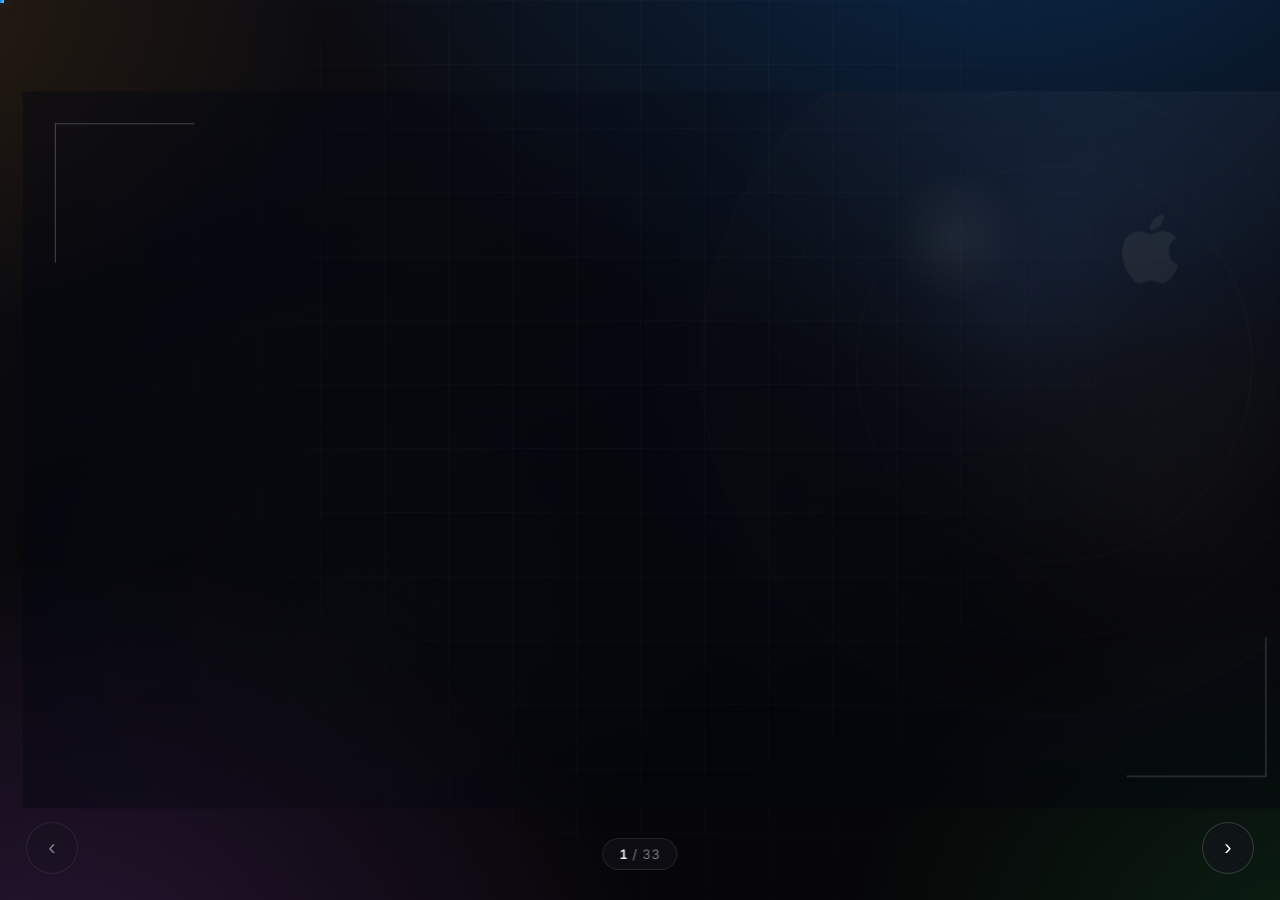
<file: index.html>
<!DOCTYPE html>
<html lang="es">
<head>
  <meta charset="UTF-8">
  <meta name="viewport" content="width=device-width, initial-scale=1.0">
  <meta http-equiv="refresh" content="0; url=web-presentacion/index.html">
  <title>Valuación de Apple Inc. · DCF</title>
  <style>
    html, body { height: 100%; margin: 0; background: #0a0a0f; color: #e8e8ee;
      font-family: system-ui, -apple-system, "Segoe UI", sans-serif; }
    .wrap { height: 100%; display: flex; align-items: center; justify-content: center;
      flex-direction: column; gap: 1rem; text-align: center; padding: 1.5rem; }
    a { color: #5b9dff; font-size: 1.1rem; text-decoration: none; }
    a:hover { text-decoration: underline; }
    p { opacity: 0.7; }
  </style>
</head>
<body>
  <div class="wrap">
    <p>Abriendo la presentación…</p>
    <a href="web-presentacion/index.html">Entrar a la presentación →</a>
  </div>
</body>
</html>
</file>
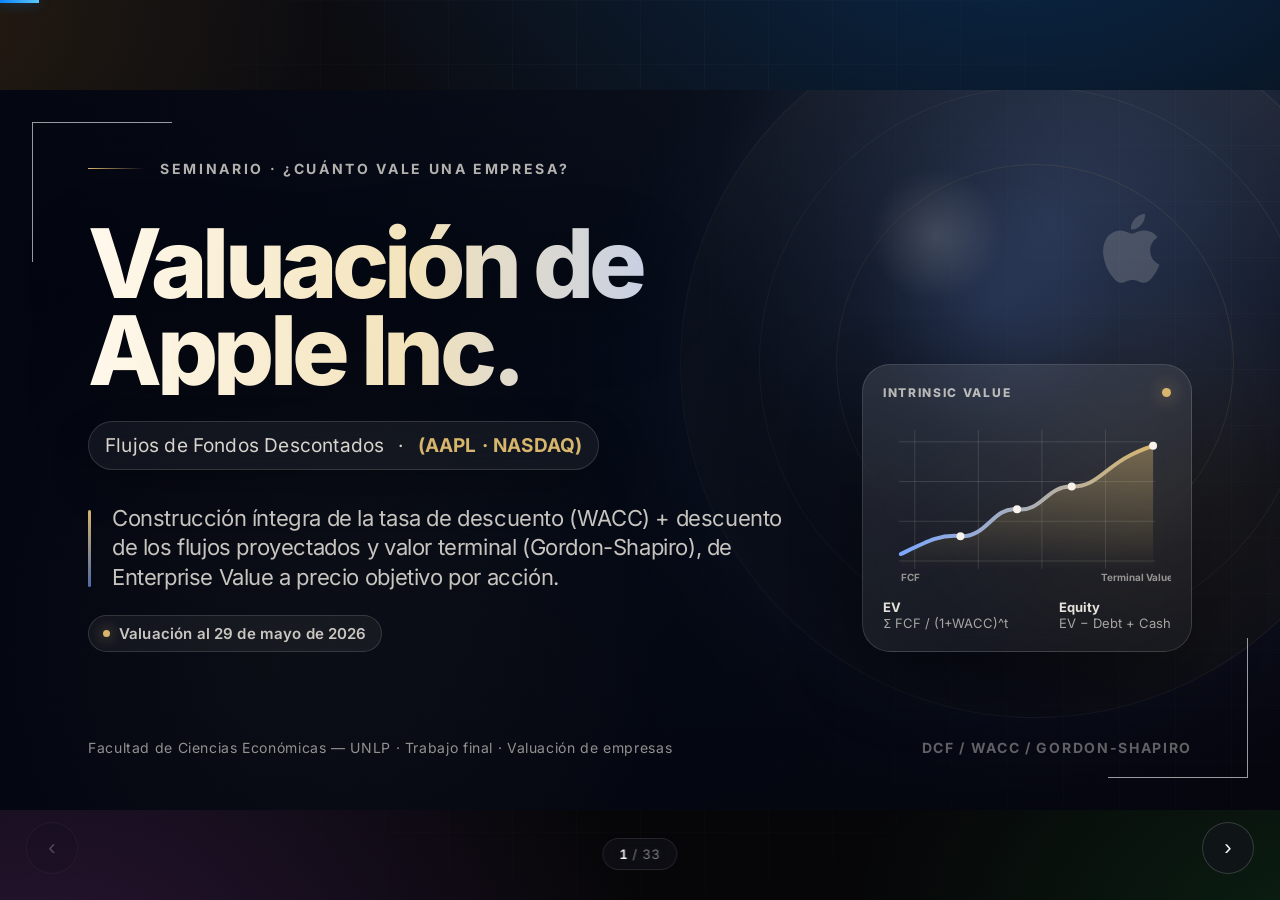
<file: web-presentacion/index.html>
<!DOCTYPE html>
<html lang="es">
<head>
  <meta charset="UTF-8">
  <meta name="viewport" content="width=device-width, initial-scale=1.0">
  <title>Valuación de Apple Inc. · Flujos de Fondos Descontados</title>

  <link rel="stylesheet" href="css/tokens.css?v=20260601ba">
  <link rel="stylesheet" href="css/base.css?v=20260601ba">
  <link rel="stylesheet" href="css/layouts.css?v=20260601ba">
  <link rel="stylesheet" href="css/components.css?v=20260601ba">
  <link rel="stylesheet" href="css/transitions.css?v=20260601ba">
</head>
<body>
  <!-- Barra de progreso -->
  <div id="progress"></div>

  <!-- Escenario 16:9 escalado a pantalla -->
  <div id="viewport">
    <div id="stage"></div>
  </div>

  <!-- Chrome de navegación -->
  <button id="prev" class="nav-btn" aria-label="Diapositiva anterior">‹</button>
  <button id="next" class="nav-btn" aria-label="Diapositiva siguiente">›</button>
  <div id="counter" aria-live="polite"></div>

  <!-- Dependencia vendorizada (offline) -->
  <script src="vendor/chart.umd.min.js"></script>

  <!-- Lógica (scripts clásicos, sin módulos, para funcionar en file://) -->
  <script src="js/data.js?v=20260601ba"></script>
  <script src="js/finance.js?v=20260601ba"></script>
  <script src="js/slides.js?v=20260601ba"></script>
  <script src="js/charts.js?v=20260601ba"></script>
  <script src="js/anim.js?v=20260601ba"></script>
  <script src="js/engine.js?v=20260601ba"></script>
  <script src="js/main.js?v=20260601ba"></script>
</body>
</html>
</file>
<file: web-presentacion/css/tokens.css>
/* tokens.css — variables de diseño (paleta dark / keynote) */
:root {
  /* Lienzo de diseño (16:9) — el #stage se escala para llenar la pantalla */
  --stage-w: 1280px;
  --stage-h: 720px;

  /* Fondo */
  --bg-0: #060608;
  --bg-1: #0d0d12;
  --bg-2: #141420;

  /* Texto */
  --fg:       #f5f5f7;
  --fg-2:     #b4b4be;
  --fg-3:     #7d7d88;
  --fg-faint: #55555f;

  /* Acentos */
  --blue:   #0a84ff;
  --blue-2: #5ac8fa;
  --green:  #30d158;
  --red:    #ff453a;
  --amber:  #ff9f0a;
  --violet: #bf5af2;

  --teal:   #64d2ff;

  --blue-soft:   rgba(10, 132, 255, 0.16);
  --green-soft:  rgba(48, 209, 88, 0.16);
  --red-soft:    rgba(255, 69, 58, 0.16);
  --amber-soft:  rgba(255, 159, 10, 0.16);
  --violet-soft: rgba(191, 90, 242, 0.16);

  /* Degradados de marca (títulos clave, acentos, barras) */
  --grad-title:  linear-gradient(100deg, #ffffff 0%, #d6e7ff 38%, #9cc4ff 70%, #c8a8ff 100%);
  --grad-accent: linear-gradient(135deg, var(--blue), var(--violet) 60%, var(--blue-2));
  --grad-blue:   linear-gradient(135deg, var(--blue-2), var(--blue));
  --grad-green:  linear-gradient(135deg, #74e69a, var(--green));
  --grad-amber:  linear-gradient(135deg, #ffce7a, var(--amber));
  --grad-red:    linear-gradient(135deg, #ff8b83, var(--red));
  --grad-violet: linear-gradient(135deg, #d99bff, var(--violet));

  /* Superficies */
  --card:        rgba(255, 255, 255, 0.045);
  --card-2:      rgba(255, 255, 255, 0.07);
  --stroke:      rgba(255, 255, 255, 0.10);
  --stroke-2:    rgba(255, 255, 255, 0.16);

  /* Tipografía */
  --font: 'Inter', -apple-system, 'SF Pro Display', 'Segoe UI', system-ui, sans-serif;

  /* Espaciado */
  --pad-x: 56px;
  --pad-y: 38px;
  --radius: 18px;
  --radius-sm: 12px;

  /* Sombra / glow */
  --shadow: 0 24px 60px rgba(0, 0, 0, 0.5);

  /* Transiciones */
  --ease: cubic-bezier(0.22, 0.61, 0.36, 1);
}
</file>
<file: web-presentacion/css/base.css>
/* base.css — reset, fuente, escenario y chrome de navegación */

@font-face {
  font-family: 'Inter';
  font-style: normal;
  font-weight: 100 900;
  font-display: swap;
  src: url('../assets/fonts/inter-latin.woff2') format('woff2');
}

*, *::before, *::after { box-sizing: border-box; margin: 0; padding: 0; }

html, body {
  height: 100%;
  background: var(--bg-0);
  color: var(--fg);
  font-family: var(--font);
  -webkit-font-smoothing: antialiased;
  text-rendering: optimizeLegibility;
  overflow: hidden;
}

/* Fondo ambiental con halos de color (más vida, sin perder legibilidad) */
body::before {
  content: '';
  position: fixed;
  inset: 0;
  background:
    radial-gradient(1200px 760px at 80% -10%, rgba(10, 132, 255, 0.24), transparent 60%),
    radial-gradient(1000px 720px at 4% 110%, rgba(191, 90, 242, 0.18), transparent 60%),
    radial-gradient(760px 560px at 102% 104%, rgba(48, 209, 88, 0.12), transparent 60%),
    radial-gradient(680px 520px at -6% 2%, rgba(255, 159, 10, 0.10), transparent 60%),
    linear-gradient(160deg, var(--bg-1), var(--bg-0) 72%);
  z-index: 0;
}

/* Trama tenue tipo blueprint, desvanecida hacia los bordes */
body::after {
  content: '';
  position: fixed;
  inset: 0;
  pointer-events: none;
  z-index: 0;
  background-image:
    linear-gradient(rgba(255, 255, 255, 0.028) 1px, transparent 1px),
    linear-gradient(90deg, rgba(255, 255, 255, 0.028) 1px, transparent 1px);
  background-size: 64px 64px;
  -webkit-mask-image: radial-gradient(circle at 50% 42%, #000 32%, transparent 80%);
          mask-image: radial-gradient(circle at 50% 42%, #000 32%, transparent 80%);
}

/* Viewport que centra el escenario y aplica letterboxing */
#viewport {
  position: fixed;
  inset: 0;
  display: grid;
  place-items: center;
  z-index: 1;
}

/* Escenario de tamaño fijo (1280x720); engine.js lo escala con transform */
#stage {
  position: relative;
  width: var(--stage-w);
  height: var(--stage-h);
  transform-origin: center center;
  font-size: 16px;
}

/* ---- Chrome de navegación ------------------------------------------------- */

/* Barra de progreso (arriba) */
#progress {
  position: fixed;
  top: 0; left: 0;
  height: 3px;
  width: 0%;
  background: linear-gradient(90deg, var(--blue), var(--blue-2));
  box-shadow: 0 0 12px rgba(10, 132, 255, 0.6);
  z-index: 50;
  transition: width 0.45s var(--ease);
}

/* Botones prev/next en esquinas inferiores */
.nav-btn {
  position: fixed;
  bottom: 26px;
  width: 52px;
  height: 52px;
  border-radius: 50%;
  border: 1px solid var(--stroke-2);
  background: rgba(20, 20, 30, 0.55);
  backdrop-filter: blur(12px);
  color: var(--fg);
  font-size: 22px;
  line-height: 1;
  cursor: pointer;
  z-index: 50;
  display: grid;
  place-items: center;
  transition: transform 0.2s var(--ease), background 0.2s, opacity 0.2s, border-color 0.2s;
}
.nav-btn:hover:not(:disabled) { background: rgba(10, 132, 255, 0.28); border-color: var(--blue); transform: scale(1.08); }
.nav-btn:active:not(:disabled) { transform: scale(0.96); }
.nav-btn:disabled { opacity: 0.25; cursor: default; }
#prev { left: 26px; }
#next { right: 26px; }

/* Contador / índice de diapositiva */
#counter {
  position: fixed;
  bottom: 30px;
  left: 50%;
  transform: translateX(-50%);
  z-index: 50;
  font-size: 13px;
  letter-spacing: 0.08em;
  color: var(--fg-3);
  background: rgba(20, 20, 30, 0.5);
  backdrop-filter: blur(12px);
  padding: 7px 16px;
  border-radius: 999px;
  border: 1px solid var(--stroke);
  font-variant-numeric: tabular-nums;
  user-select: none;
}
#counter b { color: var(--fg); font-weight: 600; }
</file>
<file: web-presentacion/css/layouts.css>
/* layouts.css — estructura de la diapositiva y los grandes layouts */

.slide {
  position: absolute;
  inset: 0;
  padding: var(--pad-y) var(--pad-x);
  display: flex;
  flex-direction: column;
  opacity: 0;
  visibility: hidden;
  pointer-events: none;
  transform: translateY(14px) scale(0.992);
  transition: opacity 0.5s var(--ease), transform 0.5s var(--ease), visibility 0s linear 0.5s;
}
.slide.is-active {
  opacity: 1;
  visibility: visible;
  pointer-events: auto;
  transform: none;
  transition: opacity 0.55s var(--ease), transform 0.55s var(--ease);
}

/* Cabecera de slide */
.slide-head { flex: 0 0 auto; margin-bottom: 14px; position: relative; padding-left: 22px; }
.slide-head::before {
  content: ''; position: absolute; left: 0; top: 3px; bottom: 3px; width: 6px;
  border-radius: 6px; background: var(--grad-accent);
  box-shadow: 0 0 16px rgba(10, 132, 255, 0.45);
}
.eyebrow {
  font-size: 14px;
  font-weight: 600;
  letter-spacing: 0.14em;
  text-transform: uppercase;
  color: var(--blue-2);
  margin-bottom: 12px;
}
.slide-title {
  font-size: 46px;
  font-weight: 700;
  letter-spacing: -0.02em;
  line-height: 1.05;
  color: var(--fg);
}
.slide-sub {
  margin-top: 10px;
  font-size: 23px;
  font-weight: 400;
  color: var(--fg-2);
  letter-spacing: -0.01em;
}

/* Cuerpo */
.slide-body { flex: 1 1 auto; min-height: 0; display: flex; flex-direction: column; justify-content: center; gap: 14px; }

/* Layout split: dos columnas (texto / gráfico) */
.layout-split .slide-body {
  display: grid;
  grid-template-columns: 1fr 1.08fr;
  gap: 30px;
  align-items: stretch;
}
.layout-split .col-left,
.layout-split .col-right {
  display: flex; flex-direction: column; gap: 12px;
  min-width: 0; min-height: 0; justify-content: center;
}

/* Layout center: contenido centrado verticalmente y horizontalmente */
.layout-center .slide-body { align-items: center; text-align: center; gap: 15px; }
.layout-center .note, .layout-center .formula { max-width: 760px; }

/* Layout stack: bloques apilados */
.layout-stack .slide-body { gap: 14px; }

/* Layout grid: para grillas de tarjetas/objetivos */
.layout-grid .slide-body { justify-content: flex-start; }

/* Pie de slide */
.slide-foot {
  flex: 0 0 auto;
  display: flex;
  justify-content: space-between;
  align-items: center;
  margin-top: 14px;
  font-size: 12.5px;
  letter-spacing: 0.05em;
  color: var(--fg-faint);
}
.slide-foot .foot-num { font-variant-numeric: tabular-nums; font-weight: 600; color: var(--fg-3); }

/* ---- Portada -------------------------------------------------------------- */
/* ===== Portada (réplica del diseño editorial gold/navy) =================== */
.layout-cover {
  padding: 0; overflow: hidden; isolation: isolate; justify-content: stretch;
  background:
    radial-gradient(circle at 82% 18%, rgba(125, 167, 255, 0.34), transparent 28%),
    radial-gradient(circle at 20% 80%, rgba(215, 181, 109, 0.23), transparent 34%),
    linear-gradient(135deg, #030611 0%, #07111f 44%, #090812 100%);
}
/* grilla tenue */
.layout-cover::before {
  content: ''; position: absolute; inset: -1px; z-index: -3; pointer-events: none;
  background-image:
    linear-gradient(rgba(247, 243, 234, 0.035) 1px, transparent 1px),
    linear-gradient(90deg, rgba(247, 243, 234, 0.035) 1px, transparent 1px);
  background-size: 56px 56px;
  -webkit-mask-image: linear-gradient(90deg, rgba(0,0,0,0.78), rgba(0,0,0,0.25), rgba(0,0,0,0.72));
          mask-image: linear-gradient(90deg, rgba(0,0,0,0.78), rgba(0,0,0,0.25), rgba(0,0,0,0.72));
}
/* viñeta */
.layout-cover::after {
  content: ''; position: absolute; inset: 0; z-index: -1; pointer-events: none;
  background:
    linear-gradient(90deg, rgba(3, 6, 17, 0.90) 0%, rgba(3, 6, 17, 0.66) 43%, rgba(3, 6, 17, 0.18) 100%),
    linear-gradient(180deg, rgba(255,255,255,0.05), transparent 28%, rgba(0,0,0,0.32));
}
/* orbe luminoso arriba a la derecha */
.cv-orb {
  position: absolute; width: 710px; height: 710px; right: -110px; top: -82px; border-radius: 50%; z-index: -2; opacity: .82;
  background:
    radial-gradient(circle at 36% 32%, rgba(255, 255, 255, 0.34), transparent 10%),
    radial-gradient(circle at 44% 42%, rgba(125, 167, 255, 0.23), transparent 22%),
    radial-gradient(circle at 66% 70%, rgba(215, 181, 109, 0.18), transparent 34%),
    linear-gradient(145deg, rgba(255,255,255,0.08), rgba(255,255,255,0.012));
  border: 1px solid rgba(255, 255, 255, 0.12);
  box-shadow: inset 0 0 90px rgba(255,255,255,0.05), 0 0 120px rgba(125, 167, 255, 0.16);
}
.cv-orb::before { content: ''; position: absolute; inset: 78px; border-radius: 50%; border: 1px solid rgba(247, 243, 234, 0.11); }
.cv-orb::after  { content: ''; position: absolute; inset: 155px; border-radius: 50%; border: 1px solid rgba(215, 181, 109, 0.20); }

/* marcas de esquina */
.cv-corner { position: absolute; width: 140px; height: 140px; border-color: rgba(215, 181, 109, 0.42); opacity: .62; }
.cv-corner.cv-tl { top: 32px; left: 32px; border-top: 1px solid; border-left: 1px solid; }
.cv-corner.cv-br { right: 32px; bottom: 32px; border-right: 1px solid; border-bottom: 1px solid; }

/* manzana tenue */
.cv-apple { position: absolute; right: 104px; top: 116px; width: 84px; height: 84px; opacity: .18; color: #f7f3ea; }

/* contenido */
.layout-cover .slide-body {
  position: relative; z-index: 1; height: 100%; width: 100%; padding: 70px 88px 54px;
  display: flex; flex-direction: column; justify-content: space-between; gap: 0;
}
.cv-topline {
  display: flex; align-items: center; gap: 16px; font-size: 14px; letter-spacing: 0.19em;
  text-transform: uppercase; color: rgba(247, 243, 234, 0.72); font-weight: 700;
}
.cv-topline::before { content: ''; width: 56px; height: 1px; background: linear-gradient(90deg, #d7b56d, rgba(215, 181, 109, 0)); }

.cv-body-row { display: grid; grid-template-columns: minmax(0, 720px) 1fr; gap: 54px; align-items: end; }
.cv-hero { max-width: 890px; margin-top: -14px; }
.cv-title {
  margin: 0; max-width: 860px; font-size: 96px; line-height: 0.91; letter-spacing: -0.05em; font-weight: 800;
  text-wrap: balance; filter: drop-shadow(0 18px 34px rgba(0,0,0,0.32));
  background: linear-gradient(92deg, #fff9ed 0%, #f3e3bb 45%, #a9c2ff 100%);
  -webkit-background-clip: text; background-clip: text; color: transparent;
}
.cv-subtitle {
  margin: 26px 0 0; display: inline-flex; align-items: center; gap: 14px; padding: 12px 16px;
  border: 1px solid rgba(247, 243, 234, 0.14); border-radius: 999px; background: rgba(255, 255, 255, 0.055);
  backdrop-filter: blur(12px); font-size: 19px; letter-spacing: 0.01em; color: rgba(247, 243, 234, 0.86);
  box-shadow: 0 18px 42px rgba(0,0,0,0.22);
}
.cv-ticker { color: #d7b56d; font-weight: 700; }
.cv-desc {
  position: relative; margin: 34px 0 0; max-width: 760px; padding-left: 24px;
  font-size: 22px; line-height: 1.36; letter-spacing: -0.018em; color: rgba(247, 243, 234, 0.80);
}
.cv-desc::before {
  content: ''; position: absolute; top: 6px; bottom: 6px; left: 0; width: 3px; border-radius: 99px;
  background: linear-gradient(180deg, #d7b56d, rgba(125, 167, 255, 0.62));
}
/* aclaración (fecha de valuación) */
.cv-asof {
  display: inline-flex; align-items: center; gap: 9px; margin: 22px 0 0;
  padding: 8px 14px; border-radius: 999px; border: 1px solid rgba(247, 243, 234, 0.14);
  background: rgba(255, 255, 255, 0.05); color: rgba(247, 243, 234, 0.80);
  font-size: 15px; font-weight: 600; letter-spacing: 0.01em;
}
.cv-asof-dot { width: 7px; height: 7px; border-radius: 50%; background: #d7b56d; box-shadow: 0 0 14px rgba(215, 181, 109, 0.8); }

/* tarjeta financiera decorativa */
.cv-card {
  width: 330px; justify-self: end; padding: 20px; border: 1px solid rgba(247, 243, 234, 0.14); border-radius: 28px;
  background: linear-gradient(145deg, rgba(255,255,255,0.11), rgba(255,255,255,0.035));
  box-shadow: 0 28px 70px rgba(0,0,0,0.30); backdrop-filter: blur(14px);
}
.cv-card-head { display: flex; justify-content: space-between; align-items: center; margin-bottom: 16px;
  color: rgba(247, 243, 234, 0.70); font-size: 12px; letter-spacing: 0.14em; text-transform: uppercase; font-weight: 800; }
.cv-card-dot { width: 9px; height: 9px; border-radius: 999px; background: #d7b56d; box-shadow: 0 0 18px rgba(215, 181, 109, 0.88); }
.cv-card svg { display: block; width: 100%; height: auto; }
.cv-formula { margin-top: 14px; display: flex; justify-content: space-between; gap: 12px;
  color: rgba(247, 243, 234, 0.64); font-size: 13px; line-height: 1.25; }
.cv-formula strong { color: rgba(247, 243, 234, 0.92); font-weight: 700; }

/* pie */
.cv-footer { display: flex; justify-content: space-between; align-items: center; gap: 24px; padding-top: 30px;
  color: rgba(247, 243, 234, 0.58); font-size: 14px; letter-spacing: 0.045em; }
.cv-footer::after {
  content: "DCF / WACC / Gordon-Shapiro"; color: rgba(247, 243, 234, 0.38); font-weight: 700;
  letter-spacing: 0.12em; text-transform: uppercase; white-space: nowrap;
}

/* ---- Sección divisoria ---------------------------------------------------- */
.layout-section { justify-content: center; }
.layout-section .slide-body { justify-content: center; position: relative; }
/* Halo gigante de color detrás del separador de bloque */
.layout-section .slide-body::before {
  content: ''; position: absolute; z-index: -1; pointer-events: none;
  right: -40px; top: 50%; width: 460px; height: 460px; transform: translateY(-50%);
  background: radial-gradient(circle at 50% 50%, rgba(10,132,255,0.22), rgba(191,90,242,0.12) 45%, transparent 70%);
  filter: blur(6px);
}
.section-kicker {
  display: inline-flex; align-items: center; gap: 0.55em; align-self: flex-start;
  font-size: 18px; font-weight: 700; letter-spacing: 0.16em; text-transform: uppercase;
  color: var(--blue-2); margin-bottom: 22px;
  padding: 9px 18px; border-radius: 999px;
  background: var(--blue-soft); border: 1px solid rgba(10, 132, 255, 0.32);
}
.section-kicker::before { content: '◆'; font-size: 0.9em; letter-spacing: 0; color: var(--blue); }
.section-title {
  font-size: 72px; font-weight: 800; letter-spacing: -0.03em; line-height: 1.0;
  background: var(--grad-title);
  -webkit-background-clip: text; background-clip: text; color: transparent;
  max-width: 1000px;
}
.section-lead { margin-top: 24px; max-width: 820px; font-size: 24px; line-height: 1.5; color: var(--fg-2); }
.section-rule { width: 84px; height: 5px; border-radius: 5px; background: var(--grad-accent); margin-bottom: 30px; box-shadow: 0 0 22px rgba(10,132,255,.55); }

/* ---- Cierre --------------------------------------------------------------- */
.layout-closing { justify-content: center; }
.closing-quote {
  font-size: 40px; font-weight: 600; line-height: 1.25; letter-spacing: -0.02em;
  max-width: 1000px; color: var(--fg);
}
.closing-quote .mark { color: var(--blue-2); }
.closing-sources { margin-top: 44px; }
.closing-sources h4 {
  font-size: 13px; font-weight: 600; text-transform: uppercase; letter-spacing: 0.14em;
  color: var(--fg-3); margin-bottom: 14px;
}
.closing-sources ul { list-style: none; display: flex; flex-direction: column; gap: 7px; }
.closing-sources li { font-size: 15px; color: var(--fg-2); padding-left: 18px; position: relative; }
.closing-sources li::before { content: '—'; position: absolute; left: 0; color: var(--fg-faint); }
.closing-thanks { margin-top: 34px; font-size: 22px; font-weight: 600; color: var(--blue-2); }
</file>
<file: web-presentacion/css/components.css>
/* components.css — bloques reutilizables de contenido */

/* ---- Texto ---------------------------------------------------------------- */
.lead { font-size: 26px; line-height: 1.32; color: var(--fg); font-weight: 500; letter-spacing: -0.01em; }
.paragraph { font-size: 21px; line-height: 1.38; color: var(--fg-2); }
.paragraph.small { font-size: 17px; color: var(--fg-3); }
.subhead { font-size: 15px; font-weight: 700; text-transform: uppercase; letter-spacing: 0.12em; color: var(--blue-2); }
.tag {
  display: inline-block; align-self: flex-start;
  font-size: 14px; font-weight: 500; color: var(--fg-2);
  padding: 7px 16px; border: 1px solid var(--stroke-2); border-radius: 999px;
  background: var(--card);
}
.source { font-size: 13.5px; color: var(--fg-faint); letter-spacing: 0.03em; }

/* ---- Número protagonista (hero) ------------------------------------------- */
.hero-num { display: flex; flex-direction: column; gap: 10px; align-items: inherit; }
.hero-value {
  font-size: 104px; font-weight: 800; letter-spacing: -0.04em; line-height: 0.95;
  white-space: nowrap;
  background: linear-gradient(180deg, #ffffff, #c4c4d0);
  -webkit-background-clip: text; background-clip: text; color: transparent;
}
/* En columnas (split/stack) el ancho es menor: reducir para que no corte */
.layout-split .hero-value,
.layout-stack .hero-value { font-size: 74px; }
.hero-num.accent-blue  .hero-value { background: linear-gradient(180deg, #6fb8ff, var(--blue)); -webkit-background-clip: text; background-clip: text; }
.hero-num.accent-green .hero-value { background: linear-gradient(180deg, #74e69a, var(--green)); -webkit-background-clip: text; background-clip: text; }
.hero-num.accent-amber .hero-value { background: linear-gradient(180deg, #ffce7a, var(--amber)); -webkit-background-clip: text; background-clip: text; }
.hero-num.accent-red   .hero-value { background: linear-gradient(180deg, #ff8b83, var(--red)); -webkit-background-clip: text; background-clip: text; }
.hero-label { font-size: 19px; color: var(--fg-2); font-weight: 500; }
.hero-sub { font-size: 16px; color: var(--fg-3); }

/* ---- Grilla de stats ------------------------------------------------------ */
.stats { display: grid; grid-template-columns: repeat(var(--cols, 4), 1fr); gap: 10px; }
.stat-card {
  background: var(--card);
  border: 1px solid var(--stroke);
  border-radius: var(--radius);
  padding: 12px 18px 12px 20px;
  display: flex; flex-direction: column; gap: 4px;
  position: relative; overflow: hidden;
}
.stat-card::before {
  content: ''; position: absolute; left: 0; top: 0; bottom: 0; width: 4px;
  background: var(--fg-faint); opacity: 0.85;
}
.stat-card.accent-green { background: var(--green-soft); border-color: rgba(48,209,88,.28); }
.stat-card.accent-red   { background: var(--red-soft);   border-color: rgba(255,69,58,.28); }
.stat-card.accent-blue  { background: var(--blue-soft);  border-color: rgba(10,132,255,.28); }
.stat-card.accent-amber { background: var(--amber-soft); border-color: rgba(255,159,10,.28); }
.stat-card.accent-green::before { background: var(--green); }
.stat-card.accent-red::before   { background: var(--red); }
.stat-card.accent-blue::before  { background: var(--blue); }
.stat-card.accent-amber::before { background: var(--amber); }
.stat-value { font-size: 38px; font-weight: 700; letter-spacing: -0.02em; line-height: 1; color: var(--fg); }
.stat-card.accent-green .stat-value { color: var(--green); }
.stat-card.accent-red   .stat-value { color: var(--red); }
.stat-card.accent-blue  .stat-value { color: var(--blue-2); }
.stat-card.accent-amber .stat-value { color: var(--amber); }
.stat-card.accent-green .stat-value::after { content: ' ▲'; font-size: 0.46em; vertical-align: middle; }
.stat-card.accent-red   .stat-value::after { content: ' ▼'; font-size: 0.46em; vertical-align: middle; }
.stat-label { font-size: 16.5px; line-height: 1.32; color: var(--fg-2); }
.stat-desc { font-size: 14px; color: var(--fg-faint); }

/* ---- Cards (marco conceptual / objetivos) --------------------------------- */
.cards { display: grid; grid-template-columns: repeat(var(--cols, 3), 1fr); gap: 12px; width: 100%; }
.card {
  background: linear-gradient(180deg, rgba(255,255,255,0.07), rgba(255,255,255,0.03));
  border: 1px solid var(--stroke);
  border-radius: var(--radius);
  padding: 16px 20px;
  display: flex; flex-direction: column; gap: 6px;
  position: relative; overflow: hidden;
}
.card::before {
  content: ''; position: absolute; left: 0; top: 0; bottom: 0; width: 4px;
  background: var(--grad-accent);
  opacity: 1;
}
.card-title { font-size: 21px; font-weight: 700; color: var(--fg); letter-spacing: -0.01em; display: flex; align-items: center; gap: 0.5em; }
.card-title::before { content: '◆'; font-size: 0.6em; color: var(--blue-2); }
.card-sub { font-size: 15px; color: var(--blue-2); font-weight: 500; }
.card-text { font-size: 18px; line-height: 1.36; color: var(--fg-2); }

/* ---- Columnas (eyebrow + items) ------------------------------------------- */
.columns { display: grid; grid-template-columns: repeat(var(--cols, 2), 1fr); gap: 18px; width: 100%; }
.column { display: flex; flex-direction: column; gap: 9px; }
.col-eyebrow {
  font-size: 15px; font-weight: 700; letter-spacing: 0.08em; text-transform: uppercase;
  color: var(--blue-2); padding-bottom: 8px; border-bottom: 2px solid currentColor;
}
.column.tone-green .col-eyebrow { color: var(--green); }
.column.tone-amber .col-eyebrow { color: var(--amber); }
.column.tone-blue  .col-eyebrow { color: var(--blue-2); }
.col-title { font-size: 24px; font-weight: 700; color: var(--fg); letter-spacing: -0.01em; }
.col-list { display: flex; flex-direction: column; gap: 6px; }
.col-list .li { font-size: 17px; line-height: 1.34; color: var(--fg-2); padding-left: 18px; position: relative; }
.col-list .li::before { content: ''; position: absolute; left: 0; top: 9px; width: 7px; height: 7px; border-radius: 50%; background: var(--blue-2); }
.column.tone-green .col-list .li::before { background: var(--green); }
.column.tone-amber .col-list .li::before { background: var(--amber); }
.column.tone-blue  .col-list .li::before { background: var(--blue-2); }
.columns.dense .col-list .li { font-size: 16px; }

/* ---- Bullets con etiqueta ------------------------------------------------- */
.bullets { display: flex; flex-direction: column; gap: 12px; }
.bullet { display: flex; flex-direction: column; gap: 2px; }
.bullet .b-label { font-size: 17px; font-weight: 700; color: var(--fg); }
.bullet .b-text { font-size: 18px; line-height: 1.36; color: var(--fg-2); }
.bullets.ranked { counter-reset: rank; }
.bullets.ranked .bullet { padding-left: 46px; position: relative; }
.bullets.ranked .bullet::before {
  counter-increment: rank; content: counter(rank);
  position: absolute; left: 0; top: 0;
  width: 33px; height: 33px; border-radius: 9px;
  display: grid; place-items: center;
  background: var(--grad-accent); color: #fff;
  font-weight: 800; font-size: 16px; border: 1px solid rgba(10,132,255,.4);
  box-shadow: 0 4px 14px rgba(10,132,255,.35);
}

/* ---- Callout / note ------------------------------------------------------- */
.note {
  background: var(--card);
  border: 1px solid var(--stroke);
  border-left: 4px solid var(--fg-faint);
  border-radius: var(--radius-sm);
  padding: 11px 16px;
  display: flex; flex-direction: column; gap: 4px;
}
.note.accent-blue  { border-left-color: var(--blue);  background: var(--blue-soft); }
.note.accent-green { border-left-color: var(--green); background: var(--green-soft); }
.note.accent-amber { border-left-color: var(--amber); background: var(--amber-soft); }
.note.accent-red   { border-left-color: var(--red);   background: var(--red-soft); }
.note-title { font-size: 18px; font-weight: 700; color: var(--fg); display: flex; align-items: center; gap: 0.5em; }
.note.accent-blue  .note-title::before { content: '💡'; }
.note.accent-green .note-title::before { content: '✅'; }
.note.accent-amber .note-title::before { content: '⚠️'; }
.note.accent-red   .note-title::before { content: '⛔'; }
.note-text { font-size: 17px; line-height: 1.38; color: var(--fg-2); }
.layout-center .note { text-align: left; }

/* ---- Fórmula -------------------------------------------------------------- */
.formula {
  font-size: 26px; font-weight: 500; color: var(--fg);
  background: var(--card); border: 1px solid var(--stroke);
  border-radius: var(--radius-sm); padding: 18px 26px;
  letter-spacing: 0.01em; text-align: center;
  font-variant-numeric: tabular-nums;
}
.formula sub, .formula sup { font-size: 0.62em; }

/* ---- Tabla ---------------------------------------------------------------- */
.data-table { width: 100%; border-collapse: collapse; font-size: 17px; }
.data-table th, .data-table td { text-align: left; padding: 8px 13px; }
.data-table thead th {
  font-size: 13px; text-transform: uppercase; letter-spacing: 0.08em;
  color: var(--fg-3); font-weight: 600; border-bottom: 1px solid var(--stroke-2);
}
.data-table tbody td { color: var(--fg-2); border-bottom: 1px solid var(--stroke); }
.data-table tbody td:first-child { color: var(--fg); font-weight: 500; }
.data-table tbody tr.is-highlight td {
  background: var(--blue-soft);
  color: var(--fg);
}
.data-table tbody tr.is-highlight td:first-child { font-weight: 700; }
.data-table td.num, .data-table th.num { text-align: right; font-variant-numeric: tabular-nums; }

/* ---- Veredicto ------------------------------------------------------------ */
.verdict { display: flex; align-items: center; gap: 24px; }
.verdict-big {
  font-size: 56px; font-weight: 800; letter-spacing: 0.02em;
  color: var(--red);
  padding: 12px 30px; border-radius: 16px;
  background: var(--red-soft); border: 1px solid rgba(255,69,58,.35);
  text-shadow: 0 0 30px rgba(255,69,58,.3);
}
.verdict-text { font-size: 23px; font-weight: 500; color: var(--fg-2); }

/* ---- Gráfico / canvas ----------------------------------------------------- */
.chart-wrap {
  background: var(--card); border: 1px solid var(--stroke);
  border-radius: var(--radius); padding: 12px 16px 10px;
  display: flex; flex-direction: column; gap: 8px;
  height: 100%; min-height: 0; overflow: hidden;
}
.chart-canvas-box { position: relative; flex: 1 1 auto; min-height: 0; width: 100%; }
.chart-caption { font-size: 13.5px; color: var(--fg-faint); text-align: center; letter-spacing: 0.02em; }

/* ---- Heatmap (CSS grid) --------------------------------------------------- */
.heatmap-wrap {
  background: var(--card); border: 1px solid var(--stroke);
  border-radius: var(--radius); padding: 12px 16px 10px;
  display: flex; flex-direction: column; gap: 9px; height: 100%; overflow: hidden;
}
.heatmap {
  display: grid; gap: 4px; flex: 1 1 auto;
  font-variant-numeric: tabular-nums;
}
.hm-cell {
  display: grid; place-items: center;
  border-radius: 7px; font-size: 14px; font-weight: 600;
  color: #0b0b0f;
  opacity: 0;
  transform: scale(0.8);
  transition: opacity 0.35s var(--ease), transform 0.35s var(--ease);
}
.is-active .hm-cell { opacity: 1; transform: none; }
.hm-corner { background: transparent; color: var(--fg-3); font-weight: 600; font-size: 12px; opacity: 1; transform: none; }
.hm-head, .hm-rowhead {
  background: transparent; color: var(--fg-2); font-weight: 600; font-size: 12.5px;
  opacity: 1; transform: none;
}
.hm-cell.is-base { box-shadow: 0 0 0 3px var(--fg), 0 0 0 4px rgba(0,0,0,.4); z-index: 2; }
.heatmap-axis { font-size: 12px; color: var(--fg-3); text-align: center; letter-spacing: 0.04em; }

/* ---- Énfasis puntual: columna izq. del Valor terminal (g=3%) -------------- */
.tv-emphasis .col-left .subhead { font-size: 17px; }
.tv-emphasis .col-left .data-table { font-size: 19px; }
.tv-emphasis .col-left .data-table th,
.tv-emphasis .col-left .data-table td { padding: 10px 14px; }
.tv-emphasis .col-left .data-table thead th { font-size: 14px; }
.tv-emphasis .col-left .paragraph.small { font-size: 18px; }

/* ---- Simulador DCF inverso (reverseSim) ----------------------------------- */
/* Título a una sola línea (achicado para que entre el texto largo) */
.rsim-slide .slide-title { font-size: 38px; white-space: nowrap; }
.rsim { display: flex; flex-direction: column; gap: 10px; width: 100%; }

/* Selector de modo (un solo experimento a la vez) */
.rsim-modes { display: inline-flex; align-self: center; gap: 4px; padding: 4px;
  background: rgba(255,255,255,0.05); border: 1px solid var(--stroke); border-radius: 999px; }
.rsim-mode { font: inherit; font-size: 15px; font-weight: 600; color: var(--fg-3); cursor: pointer;
  border: none; background: transparent; padding: 9px 22px; border-radius: 999px; transition: all .15s ease; }
.rsim-mode:hover { color: var(--fg-2); }
.rsim-mode.is-active { color: #fff; background: var(--grad-accent); box-shadow: 0 2px 12px rgba(10,132,255,.35); }

/* Control: slider de precio */
.rsim-control {
  background: linear-gradient(180deg, rgba(255,255,255,0.07), rgba(255,255,255,0.03));
  border: 1px solid var(--stroke); border-radius: var(--radius);
  padding: 12px 22px 8px;
}
.rsim-control-head { display: flex; align-items: baseline; justify-content: space-between; margin-bottom: 6px; }
.rsim-control-label { font-size: 14px; font-weight: 600; text-transform: uppercase; letter-spacing: 0.1em; color: var(--fg-3); }
.rsim-price { font-size: 30px; font-weight: 800; letter-spacing: -0.02em; color: var(--fg);
  background: var(--grad-accent); -webkit-background-clip: text; background-clip: text; color: transparent; }
.rsim-slider {
  -webkit-appearance: none; appearance: none; width: 100%; height: 8px; border-radius: 999px;
  background: linear-gradient(90deg, var(--blue), var(--violet)); outline: none; cursor: pointer; margin: 4px 0 2px;
}
.rsim-slider::-webkit-slider-thumb {
  -webkit-appearance: none; appearance: none; width: 26px; height: 26px; border-radius: 50%;
  background: #fff; border: 3px solid var(--blue); box-shadow: 0 2px 10px rgba(10,132,255,.5); cursor: pointer;
}
.rsim-slider::-moz-range-thumb {
  width: 26px; height: 26px; border-radius: 50%; background: #fff; border: 3px solid var(--blue);
  box-shadow: 0 2px 10px rgba(10,132,255,.5); cursor: pointer;
}
/* Marcas fijas del precio (Nuestra valuación 208 / Mercado hoy 312) */
.rsim-pmarks { position: relative; height: 42px; margin-top: 2px; }
.rsim-pmark { position: absolute; top: 0; transform: translateX(-50%); display: flex; flex-direction: column; align-items: center; }
.rsim-pmark-dot { width: 9px; height: 9px; border-radius: 50%; }
.rsim-pmark-ours .rsim-pmark-dot { background: var(--green); box-shadow: 0 0 0 3px var(--green-soft); }
.rsim-pmark-mkt .rsim-pmark-dot { background: var(--fg-3); box-shadow: 0 0 0 3px rgba(255,255,255,.08); }
.rsim-pmark-lbl { margin-top: 5px; font-size: 10.5px; line-height: 1.25; text-align: center; color: var(--fg-faint);
  text-transform: uppercase; letter-spacing: 0.04em; white-space: nowrap; }
.rsim-pmark-lbl b { display: block; font-size: 12px; letter-spacing: 0; text-transform: none; }
.rsim-pmark-ours .rsim-pmark-lbl, .rsim-pmark-ours .rsim-pmark-lbl b { color: var(--green); }
.rsim-pmark-mkt .rsim-pmark-lbl b { color: var(--fg-2); }

/* Cards de resultado: se muestra solo la del modo activo */
.rsim-card { display: none; position: relative; overflow: hidden; border-radius: var(--radius);
  border: 1px solid var(--stroke); padding: 14px 22px 38px;
  background: linear-gradient(180deg, rgba(255,255,255,0.06), rgba(255,255,255,0.025)); }
.rsim-card.is-active { display: block; }
.rsim-card::before { content: ''; position: absolute; left: 0; top: 0; bottom: 0; width: 4px; }
.rsim-card-wacc::before { background: var(--grad-blue); }
.rsim-card-g::before { background: var(--grad-amber); }
.rsim-card-head { display: flex; align-items: center; justify-content: space-between; gap: 12px; margin-bottom: 10px; }
.rsim-card-title { font-size: 17px; font-weight: 700; color: var(--fg); letter-spacing: -0.01em; }
.rsim-card-wacc .rsim-card-title::before { content: '◆ '; color: var(--blue-2); font-size: 0.7em; }
.rsim-card-g .rsim-card-title::before { content: '◆ '; color: var(--amber); font-size: 0.7em; }
/* Chip de variable fija (en gris, con candado) */
.rsim-fixed { font-size: 13px; font-weight: 600; color: var(--fg-faint); padding: 5px 12px; border-radius: 999px;
  background: rgba(255,255,255,0.05); border: 1px dashed var(--stroke-2); white-space: nowrap; }
.rsim-lock { opacity: .8; }

/* Ancla (nuestro supuesto, fijo) → implícito (grande, se mueve en vivo) */
.rsim-compare { display: flex; align-items: flex-end; gap: 16px; }
.rsim-mine, .rsim-impl { display: flex; flex-direction: column; gap: 4px; }
.rsim-mtag, .rsim-itag { font-size: 11.5px; text-transform: uppercase; letter-spacing: 0.07em; font-weight: 600; }
.rsim-mtag { color: var(--fg-faint); }
.rsim-itag { color: var(--fg-3); }
.rsim-mval { font-size: 26px; font-weight: 600; color: var(--fg-3); line-height: 1; letter-spacing: -0.02em; }
.rsim-ival { font-size: 52px; font-weight: 800; line-height: .92; letter-spacing: -0.03em; transition: color .15s ease; }
.rsim-card-wacc .rsim-ival { color: var(--blue-2); }
.rsim-card-g .rsim-ival { color: var(--amber); }
.rsim-ival.is-danger { color: var(--red); }
.rsim-arrow { font-size: 26px; color: var(--fg-faint); padding-bottom: 8px; }

.rsim-gap { display: inline-block; align-self: flex-start; margin-top: 12px; font-size: 13px; font-weight: 700;
  padding: 4px 12px; border-radius: 999px; }
.rsim-gap.is-bad { color: var(--red); background: var(--red-soft); border: 1px solid rgba(255,69,58,.3); }
.rsim-gap.is-warn { color: var(--amber); background: var(--amber-soft); border: 1px solid rgba(255,159,10,.3); }
.rsim-gap.is-good { color: var(--green); background: var(--green-soft); border: 1px solid rgba(48,209,88,.3); }

/* Barra de referencia con marcas */
.rsim-bar { position: relative; height: 8px; border-radius: 999px; background: rgba(255,255,255,0.08); margin-top: 20px; }
.rsim-bar-fill { position: absolute; left: 0; top: 0; bottom: 0; border-radius: 999px; transition: width .15s ease; }
.rsim-bar-fill-wacc { background: linear-gradient(90deg, rgba(10,132,255,.25), var(--blue)); }
.rsim-bar-fill-g { background: linear-gradient(90deg, rgba(255,159,10,.25), var(--amber)); }
.rsim-mark { position: absolute; top: 50%; transform: translate(-50%, -50%); transition: left .15s ease; }
.rsim-mark-impl .rsim-mark-dot { display: block; width: 18px; height: 18px; border-radius: 50%;
  background: #fff; border: 4px solid var(--blue); box-shadow: 0 0 0 3px rgba(0,0,0,.3); transition: border-color .15s ease; }
.rsim-card-g .rsim-mark-impl .rsim-mark-dot { border-color: var(--amber); }
.rsim-mark-impl.is-danger .rsim-mark-dot { border-color: var(--red); box-shadow: 0 0 0 3px rgba(255,69,58,.25); }
.rsim-mark-line { display: block; width: 2px; height: 18px; background: var(--fg-3); margin: 0 auto; }
.rsim-mark-lbl { position: absolute; top: 20px; left: 50%; transform: translateX(-50%); white-space: nowrap;
  font-size: 13px; font-weight: 600; color: var(--fg-3); }
.rsim-mark-danger .rsim-mark-line { background: var(--red); }
.rsim-mark-danger .rsim-mark-lbl { color: var(--red); }
.rsim-mark-ref2 .rsim-mark-line { background: var(--blue-2); }
.rsim-mark-ref2 .rsim-mark-lbl { color: var(--blue-2); }

/* Texto interpretativo — alto reservado para que el aviso rojo no mueva nada */
.rsim-read { display: flex; flex-direction: column; gap: 4px; min-height: 88px; }
.rsim-read p { font-size: 17px; line-height: 1.4; color: var(--fg-2); }
.rsim-read b { color: var(--fg); }
.rsim-read .t-blue { color: var(--blue-2); }
.rsim-read .t-amber { color: var(--amber); }
.rsim-read .is-danger-txt { color: var(--red); font-weight: 600; }

/* ===== Simulador interactivo: Monte Carlo ================================== */
.mcsim-slide .slide-title { font-size: 33px; }
.mcsim { display: flex; flex-direction: column; gap: 12px; width: 100%; }

/* Escenario: el canvas del histograma + overlay del botón / contador */
.mcsim-stage { position: relative; width: 100%; height: 300px; }
.mcsim-canvas { display: block; width: 100%; height: 100%; }

.mcsim-overlay { position: absolute; inset: 0; display: flex; align-items: center; justify-content: center;
  transition: opacity .4s var(--ease), transform .4s var(--ease); }
.mcsim-overlay.is-hidden { opacity: 0; transform: scale(.92); pointer-events: none; }
.mcsim-run { font: inherit; font-size: 22px; font-weight: 700; color: #fff; cursor: pointer;
  padding: 18px 40px; border: none; border-radius: 999px; background: var(--grad-accent);
  box-shadow: 0 8px 30px rgba(10,132,255,.40); transition: transform .2s var(--ease), box-shadow .2s var(--ease); }
.mcsim-run:hover { transform: translateY(-2px) scale(1.03); box-shadow: 0 12px 42px rgba(10,132,255,.58); }

/* Contador: píldora centrada arriba, legible sobre el gráfico y separada de las etiquetas */
.mcsim-counter { position: absolute; left: 50%; top: 8px; transform: translateX(-50%) translateY(-4px) scale(.96);
  font-size: 27px; font-weight: 800; letter-spacing: -.02em; color: var(--fg); white-space: nowrap;
  font-variant-numeric: tabular-nums; padding: 7px 20px; border-radius: 999px;
  background: rgba(8,10,16,.58); border: 1px solid var(--stroke);
  box-shadow: 0 10px 30px rgba(0,0,0,.45); backdrop-filter: blur(10px); -webkit-backdrop-filter: blur(10px);
  text-shadow: 0 1px 10px rgba(0,0,0,.5);
  opacity: 0; transition: opacity .3s ease, transform .3s var(--ease); pointer-events: none; }
.mcsim-counter::after { content: ' escenarios'; font-size: 15px; font-weight: 600; color: var(--fg-3); }
.mcsim-counter.is-on { opacity: 1; transform: translateX(-50%) translateY(0) scale(1); }

.mcsim-skip { position: absolute; right: 2px; bottom: 0; font: inherit; font-size: 13px; color: var(--fg-3);
  background: none; border: none; cursor: pointer; text-decoration: underline; opacity: 0;
  transition: opacity .3s ease; pointer-events: none; }
.mcsim-skip.is-on { opacity: 1; pointer-events: auto; }
.mcsim-skip:hover { color: var(--fg-2); }

/* Resultado (reveal al terminar la animación) */
.mcsim-result { display: flex; flex-direction: column; align-items: center; text-align: center; gap: 4px;
  opacity: 0; transform: translateY(10px) scale(.985); transition: opacity .6s var(--ease), transform .6s var(--ease);
  pointer-events: none; }
.mcsim-result.is-on { opacity: 1; transform: none; pointer-events: auto; }
.mcsim-pct { font-size: 88px; font-weight: 800; line-height: 1; letter-spacing: -.035em;
  background: linear-gradient(100deg, #22d3ee 0%, #6366f1 40%, #b14cf0 70%, #ff5d9e 100%);
  -webkit-background-clip: text; background-clip: text; color: transparent;
  font-variant-numeric: tabular-nums;
  filter: drop-shadow(0 6px 30px rgba(124,92,246,.5)) drop-shadow(0 0 10px rgba(34,211,238,.25)); }
.mcsim-lead { font-size: 19px; line-height: 1.35; color: var(--fg); max-width: 760px; font-weight: 500; }
.mcsim-foot { font-size: 14px; color: var(--fg-3); margin-top: 2px; }
.mcsim-foot b { color: var(--fg-2); font-weight: 700; }
.mcsim-rerun { margin-top: 10px; font: inherit; font-size: 14px; font-weight: 600; color: var(--fg-2);
  cursor: pointer; padding: 8px 18px; border: 1px solid var(--stroke-2); border-radius: 999px;
  background: var(--card); transition: background .2s ease, color .2s ease; }
.mcsim-rerun:hover { background: var(--card-2); color: var(--fg); }

/* ===== Slide Escenarios (tarjetas + número-línea) ========================= */
.scn { display: flex; flex-direction: column; gap: 26px; width: 100%; }

/* Tarjetas — una por escenario, acento de color a la izquierda */
.scn-cards { display: grid; grid-template-columns: repeat(3, 1fr); gap: 18px; align-items: stretch; }
.scn-card { position: relative; overflow: hidden; border-radius: var(--radius);
  background: var(--card); border: 1px solid var(--stroke); padding: 20px 22px 16px;
  display: flex; flex-direction: column; gap: 10px; box-shadow: 0 14px 34px rgba(0,0,0,.28); }
.scn-card::before { content: ''; position: absolute; left: 0; top: 0; bottom: 0; width: 4px; }
.scn-card.tone-red::before { background: var(--grad-red); }
.scn-card.tone-blue::before { background: var(--grad-blue); }
.scn-card.tone-green::before { background: var(--grad-green); }
.scn-card.is-base { background: var(--card-2); border-color: rgba(90,200,250,.35);
  box-shadow: 0 18px 46px rgba(10,132,255,.20); }

.scn-card-head { display: flex; align-items: center; justify-content: space-between; gap: 8px; min-height: 24px; }
.scn-name { font-size: 16px; font-weight: 800; letter-spacing: .05em; text-transform: uppercase; }
.scn-card.tone-red .scn-name { color: #ff8079; }
.scn-card.tone-blue .scn-name { color: var(--blue-2); }
.scn-card.tone-green .scn-name { color: #5cf08a; }
.scn-badge { font-size: 10.5px; font-weight: 700; color: var(--blue-2); background: var(--blue-soft);
  border: 1px solid rgba(90,200,250,.32); padding: 3px 9px; border-radius: 999px;
  text-transform: uppercase; letter-spacing: .05em; }

.scn-price { font-size: 42px; font-weight: 800; letter-spacing: -.02em; color: var(--fg); line-height: 1; }
.scn-ret { display: inline-flex; align-items: baseline; gap: 6px; align-self: flex-start;
  font-size: 17px; font-weight: 800; padding: 5px 12px; border-radius: 999px; font-variant-numeric: tabular-nums; }
.scn-arrow { font-size: 13px; }
.scn-cap { font-size: 10.5px; font-weight: 600; color: var(--fg-3); text-transform: uppercase; letter-spacing: .05em; }
.scn-ret.is-neg { color: #ff8079; background: var(--red-soft); }
.scn-ret.is-pos { color: #5cf08a; background: var(--green-soft); }

.scn-params { display: flex; flex-direction: column; gap: 7px; margin-top: auto;
  border-top: 1px solid var(--stroke); padding-top: 12px; }
.scn-params li { display: flex; align-items: center; justify-content: space-between; }
.scn-params span { color: var(--fg-3); text-transform: uppercase; letter-spacing: .05em; font-size: 12px; font-weight: 700; }
.scn-params b { color: var(--fg-2); font-weight: 700; font-size: 15px; font-variant-numeric: tabular-nums; }

/* Número-línea de precios con marcador de mercado */
.scn-range { position: relative; padding: 32px 52px 0; }
.scn-track { position: relative; height: 8px; border-radius: 999px;
  background: linear-gradient(90deg, rgba(90,200,250,.45), rgba(10,132,255,.5) 38%, rgba(150,92,246,.45) 68%, rgba(255,159,10,.55)); }
.scn-dot { position: absolute; top: 50%; transform: translate(-50%, -50%); }
.scn-dot i { display: block; width: 16px; height: 16px; border-radius: 50%; border: 3px solid var(--bg-1); }
.scn-dot.tone-red i { background: var(--red); box-shadow: 0 0 0 3px rgba(255,69,58,.28); }
.scn-dot.tone-blue i { background: var(--blue); box-shadow: 0 0 0 4px rgba(10,132,255,.32); }
.scn-dot.tone-green i { background: var(--green); box-shadow: 0 0 0 3px rgba(48,209,88,.28); }
.scn-dot em { position: absolute; top: 22px; left: 50%; transform: translateX(-50%); white-space: nowrap;
  font-style: normal; font-size: 15px; font-weight: 700; color: var(--fg-2); font-variant-numeric: tabular-nums; }
.scn-mkt { position: absolute; top: -16px; bottom: -16px; width: 0; }
.scn-mkt i { position: absolute; top: 0; bottom: 0; left: 0; width: 3px; transform: translateX(-50%);
  background: var(--red); border-radius: 2px; box-shadow: 0 0 14px rgba(255,69,58,.65); }
.scn-mkt em { position: absolute; bottom: 100%; left: 50%; transform: translateX(-50%); margin-bottom: 7px;
  white-space: nowrap; font-style: normal; font-size: 14px; font-weight: 800; color: #ff8079;
  text-shadow: 0 1px 8px rgba(0,0,0,.5); }
.scn-axis { position: relative; height: 18px; margin-top: 36px; }
.scn-tick { position: absolute; transform: translateX(-50%); font-size: 12px; color: var(--fg-faint);
  font-variant-numeric: tabular-nums; }

.scn-note { font-size: 13px; color: var(--fg-faint); text-align: right; margin-top: 2px; }

/* ===== Barra apilada de proporción (qué pagás dentro del múltiplo) ========= */
.splitbar { display: flex; flex-direction: column; gap: 14px; width: 100%; }
.sb-title { font-size: 13px; font-weight: 700; letter-spacing: .16em; text-transform: uppercase; color: var(--fg-3); }
.sb-bar { display: flex; flex-direction: column; height: clamp(220px, 30vh, 300px); width: 100%;
  border-radius: 14px; overflow: hidden; border: 1px solid var(--stroke); box-shadow: inset 0 1px 0 rgba(255,255,255,.04); }
.sb-seg { display: flex; flex-direction: column; justify-content: center; padding: 0 22px; position: relative;
  transform: scaleY(1); transform-origin: bottom; }
.sb-seg.tone-amber { background: linear-gradient(135deg, rgba(255,159,10,.24), rgba(255,159,10,.06)); color: #ffce7a; }
.sb-seg.tone-amber::after { content: ''; position: absolute; inset: 0; pointer-events: none;
  background: repeating-linear-gradient(45deg, transparent, transparent 9px, rgba(255,159,10,.07) 9px, rgba(255,159,10,.07) 11px); }
.sb-seg.tone-green { background: linear-gradient(135deg, rgba(48,209,88,.22), rgba(48,209,88,.06)); color: #7be0a0;
  border-top: 1px solid var(--stroke); }
.sb-seg.tone-blue { background: linear-gradient(135deg, rgba(10,132,255,.22), rgba(10,132,255,.06)); color: var(--blue-2);
  border-top: 1px solid var(--stroke); }
.sb-lab { position: relative; z-index: 1; font-size: 16px; line-height: 1.3; font-weight: 700; }
.sb-sub { position: relative; z-index: 1; margin-top: 4px; font-size: 12.5px; color: var(--fg-2); opacity: .8; }

/* ===== Slide P/E: barra-escala como columna vertebral ===================== */
.pe-slide .slide-title { font-size: 34px; }
.pe-slide {
  background:
    radial-gradient(60% 46% at 50% 4%, rgba(255,159,10,.07), transparent 70%),
    radial-gradient(46% 52% at 9% 100%, rgba(48,209,88,.05), transparent 72%);
}
.pe-wrap { position: relative; display: flex; flex-direction: column; gap: 12px; height: 100%; width: 100%; }
/* atmósfera: grilla tenue que se desvanece hacia los bordes */
.pe-wrap::before {
  content: ''; position: absolute; inset: -16px; pointer-events: none; opacity: .55;
  background-image:
    linear-gradient(rgba(255,255,255,.025) 1px, transparent 1px),
    linear-gradient(90deg, rgba(255,255,255,.025) 1px, transparent 1px);
  background-size: 44px 44px;
  -webkit-mask: radial-gradient(circle at 50% 46%, #000, transparent 78%);
          mask: radial-gradient(circle at 50% 46%, #000, transparent 78%);
}
.pe {
  position: relative; flex: 1; min-height: 0;
  display: grid; grid-template-columns: 1fr auto 1fr; grid-template-rows: 1fr;
  column-gap: clamp(18px, 2.6vw, 44px); align-items: stretch;
}

/* columna vertebral */
.pe-spine { display: flex; flex-direction: column; align-items: center; gap: 12px; height: 100%; min-height: 0; }
.pe-hero { text-align: center; flex: 0 0 auto; }
.pe-hero-num {
  font-size: clamp(60px, 8vw, 100px); font-weight: 800; line-height: .9; letter-spacing: -.03em;
  background: linear-gradient(180deg, #ffffff 4%, var(--amber) 128%);
  -webkit-background-clip: text; background-clip: text; color: transparent;
  filter: drop-shadow(0 8px 28px rgba(255,159,10,.34)); font-variant-numeric: tabular-nums;
}
.pe-hero-lab { margin-top: 4px; font-size: 13px; font-weight: 700; letter-spacing: .2em; text-transform: uppercase; color: var(--fg-3); }

/* escala numérica + barra comparten alto */
.pe-gauge { flex: 1 1 auto; min-height: 0; display: flex; align-items: stretch; gap: 12px; }
.pe-ticks { position: relative; width: 44px; }
.pe-tick { position: absolute; right: 0; transform: translateY(50%); font-size: 15px; font-weight: 600;
  color: var(--fg-3); font-variant-numeric: tabular-nums; }
.pe-tick-0 { transform: translateY(0); }

.pe-bar {
  position: relative; width: clamp(165px, 17vw, 215px); height: 100%;
  display: flex; flex-direction: column; border-radius: 16px; overflow: hidden;
  border: 1px solid var(--stroke-2);
  box-shadow: 0 34px 70px -28px rgba(0,0,0,.75), inset 0 1px 0 rgba(255,255,255,.06);
}
.pe-seg { position: relative; display: flex; flex-direction: column; justify-content: center; align-items: center;
  padding: 0 18px; text-align: center; transform: scaleY(1); transform-origin: bottom; }
.pe-prima { background: linear-gradient(160deg, rgba(255,159,10,.32), rgba(255,159,10,.10)); color: #ffce7a; }
.pe-prima::after { content: ''; position: absolute; inset: 0; pointer-events: none;
  background: repeating-linear-gradient(45deg, transparent, transparent 9px, rgba(255,159,10,.10) 9px, rgba(255,159,10,.10) 11px); }
.pe-base { background: linear-gradient(160deg, rgba(48,209,88,.26), rgba(48,209,88,.08)); color: #7be0a0;
  border-top: 1px solid var(--stroke-2); }
.pe-seg-tag { position: relative; z-index: 1; font-size: 16px; font-weight: 800; letter-spacing: .18em; text-transform: uppercase; }
.pe-seg-txt { position: relative; z-index: 1; margin-top: 8px; font-size: 18px; line-height: 1.34; font-weight: 600; color: var(--fg); opacity: .96; }

/* línea de referencia (20x) */
.pe-ref { position: absolute; left: -7px; right: -7px; height: 0; border-top: 2px dashed rgba(245,245,247,.55); z-index: 3; }
.pe-ref-lab { position: absolute; left: 50%; top: 50%; transform: translate(-50%, -50%); white-space: normal; text-align: center;
  max-width: 210px; background: rgba(8,10,14,.88); border: 1px solid var(--stroke-2); border-radius: 12px;
  padding: 6px 12px; font-size: 12.5px; line-height: 1.25; font-weight: 600; color: var(--fg);
  box-shadow: 0 8px 22px rgba(0,0,0,.55); }

/* flancos: interpretación y riesgo */
.pe-side { display: flex; height: 100%; align-items: center; }
.pe-side-l { justify-content: flex-end; }
.pe-side-r { justify-content: flex-start; }
.pe-interp { max-width: 32ch; font-size: 24px; line-height: 1.5; color: var(--fg-2); text-align: right; }
.pe-risk { max-width: 34ch; display: flex; gap: 13px; padding: 16px 18px; border-radius: 14px;
  background: rgba(224,121,95,.08); border: 1px solid rgba(255,69,58,.28); }
.pe-risk-dot { flex: none; width: 10px; height: 10px; border-radius: 50%; background: var(--red);
  margin-top: 8px; box-shadow: 0 0 0 4px rgba(255,69,58,.15); }
.pe-risk p { font-size: 21px; line-height: 1.46; color: var(--fg-2); }
.pe-risk-h { color: var(--red); font-weight: 700; }

/* pie */
.pe-foot { flex: 0 0 auto; text-align: center; font-size: 16px; color: var(--fg-2);
  padding-top: 6px; border-top: 1px solid var(--stroke); }

/* ===== Slide Objetivos del proyecto (diseño dedicado) ==================== */
.obj-slide { padding: 0; overflow: hidden;
  background:
    radial-gradient(circle at 16% 16%, rgba(10,132,255,.18), transparent 28%),
    radial-gradient(circle at 86% 8%, rgba(191,90,242,.13), transparent 31%),
    radial-gradient(circle at 70% 88%, rgba(90,200,250,.08), transparent 30%),
    linear-gradient(135deg, var(--bg-0) 0%, var(--bg-1) 100%);
}
.obj-slide .slide-head, .obj-slide .slide-foot { display: none; }
.obj-slide .slide-body { position: relative; height: 100%; width: 100%; padding: 0; display: block; }
.obj-wrap { position: relative; height: 100%; width: 100%; }
.obj-wrap::before { content: ''; position: absolute; inset: 0; z-index: 0; pointer-events: none; opacity: .62;
  background-image:
    linear-gradient(rgba(180,180,190,.045) 1px, transparent 1px),
    linear-gradient(90deg, rgba(180,180,190,.045) 1px, transparent 1px);
  background-size: 54px 54px; }
.obj-wrap::after { content: ''; position: absolute; inset: 0; z-index: 1; pointer-events: none;
  background:
    radial-gradient(circle at 50% 0%, rgba(10,132,255,.09), transparent 35%),
    linear-gradient(90deg, rgba(6,6,8,.64) 0%, transparent 18%, transparent 82%, rgba(6,6,8,.55) 100%); }
.obj-art { position: absolute; inset: 0; z-index: 2; width: 100%; height: 100%; pointer-events: none; }
.obj-content { position: relative; z-index: 3; height: 100%; padding: 40px 56px 34px;
  display: grid; grid-template-rows: auto 1fr auto; gap: 22px; }

.obj-kicker { display: inline-flex; align-items: center; gap: 12px; color: var(--fg-2);
  font-size: 15px; font-weight: 800; letter-spacing: .18em; text-transform: uppercase; }
.obj-kicker::before { content: ''; width: 10px; height: 10px; border-radius: 50%;
  background: linear-gradient(135deg, var(--blue), var(--blue-2)); box-shadow: 0 0 18px rgba(10,132,255,.48); }
.obj-h1 { margin: 8px 0 0; font-size: 62px; line-height: .96; letter-spacing: -.05em; font-weight: 800; }
.obj-h1 span { background: linear-gradient(135deg, var(--fg) 0%, var(--blue-2) 44%, var(--violet) 100%);
  -webkit-background-clip: text; background-clip: text; color: transparent; }

.obj-grid { display: grid; grid-template-columns: repeat(3, 1fr); grid-template-rows: repeat(2, 1fr); gap: 16px; min-height: 0; }
.obj-card { position: relative; min-height: 0; padding: 18px 20px 16px; border-radius: 22px; overflow: hidden;
  background: linear-gradient(180deg, rgba(20,20,32,.98), rgba(20,20,32,.82));
  border: 1px solid rgba(180,180,190,.14);
  box-shadow: inset 0 1px 0 rgba(245,245,247,.06), 0 22px 42px rgba(0,0,0,.22); }
.obj-card::before { content: ''; position: absolute; left: 0; top: 0; width: 100%; height: 3px;
  background: linear-gradient(90deg, var(--blue), var(--blue-2), var(--violet)); opacity: .88; }
.obj-card::after { content: ''; position: absolute; right: -72px; bottom: -72px; width: 188px; height: 188px;
  border-radius: 50%; background: radial-gradient(circle, rgba(10,132,255,.12), transparent 68%); pointer-events: none; }
.obj-card-top { display: flex; align-items: center; justify-content: space-between; gap: 14px; margin-bottom: 14px; }
.obj-num { width: 42px; height: 42px; display: grid; place-items: center; border-radius: 14px;
  background: linear-gradient(135deg, var(--fg), var(--blue)); color: var(--bg-0);
  font-size: 17px; font-weight: 800; box-shadow: 0 12px 28px rgba(10,132,255,.25); }
.obj-icon { width: 42px; height: 42px; display: grid; place-items: center; border-radius: 14px;
  background: rgba(245,245,247,.045); border: 1px solid rgba(180,180,190,.12); }
.obj-icon svg { width: 25px; height: 25px; fill: none; stroke: var(--blue-2); stroke-width: 1.9; stroke-linecap: round; stroke-linejoin: round; }
.obj-card-h { margin: 0 0 8px; color: var(--fg); font-size: 22px; line-height: 1.06; letter-spacing: -.025em; font-weight: 700; }
.obj-card-p { margin: 0; color: var(--fg-2); font-size: 15.5px; line-height: 1.42; }
.obj-card-p strong { color: var(--fg); font-weight: 700; }

.obj-footer { display: flex; align-items: center; justify-content: space-between; gap: 18px; color: var(--fg-3);
  font-size: 14px; letter-spacing: .02em; padding-top: 8px; border-top: 1px solid rgba(180,180,190,.14); }
.obj-footer strong { color: var(--fg-2); font-weight: 700; }
.obj-pill { display: inline-flex; align-items: center; gap: 10px; padding: 9px 14px; border-radius: 999px;
  background: rgba(20,20,32,.72); border: 1px solid rgba(180,180,190,.13); color: var(--fg-2); white-space: nowrap; }
.obj-pill i { width: 8px; height: 8px; border-radius: 50%; background: var(--blue); box-shadow: 0 0 12px rgba(10,132,255,.5); }

/* ===== Slide Interpretación de la brecha (reusa el contenedor .obj-slide) = */
.gap-slide {
  background:
    radial-gradient(circle at 16% 12%, rgba(10,132,255,.16), transparent 30%),
    radial-gradient(circle at 86% 10%, rgba(191,90,242,.14), transparent 29%),
    radial-gradient(circle at 74% 90%, rgba(255,159,10,.075), transparent 28%),
    linear-gradient(135deg, var(--bg-0), var(--bg-1));
}
.gap-content { position: relative; z-index: 3; height: 100%; padding: 38px 52px 34px;
  display: grid; grid-template-rows: auto 1fr; gap: 22px; }
.gap-header { display: grid; grid-template-columns: 1fr auto; gap: 30px; align-items: end; }
.gap-kicker { display: inline-flex; align-items: center; gap: 12px; color: var(--fg-2);
  font-size: 15px; font-weight: 800; letter-spacing: .18em; text-transform: uppercase; }
.gap-kicker::before { content: ''; width: 10px; height: 10px; border-radius: 50%;
  background: linear-gradient(135deg, var(--blue), var(--blue-2)); box-shadow: 0 0 18px rgba(10,132,255,.48); }
.gap-h1 { margin: 8px 0 0; max-width: 880px; font-size: 54px; line-height: .98; letter-spacing: -.05em; font-weight: 800; }
.gap-h1 span { background: linear-gradient(135deg, var(--fg) 0%, var(--blue-2) 42%, var(--violet) 100%);
  -webkit-background-clip: text; background-clip: text; color: transparent; }

.gap-thesis { width: 330px; padding: 16px 18px; border-radius: 20px;
  background: linear-gradient(180deg, rgba(20,20,32,.98), rgba(20,20,32,.78));
  border: 1px solid rgba(180,180,190,.14); box-shadow: inset 0 1px 0 rgba(245,245,247,.06); }
.gap-thesis-label { margin-bottom: 10px; color: var(--fg-3); font-size: 12px; font-weight: 800; letter-spacing: .16em; text-transform: uppercase; }
.gap-thesis-main { display: flex; align-items: center; justify-content: space-between; gap: 14px; }
.gap-side { min-width: 104px; }
.gap-side .name { color: var(--fg-2); font-size: 13px; font-weight: 700; letter-spacing: .04em; text-transform: uppercase; }
.gap-side .val { margin-top: 4px; color: var(--fg); font-size: 25px; font-weight: 800; letter-spacing: -.035em; }
.gap-arrow { flex: 1; height: 2px; position: relative; background: linear-gradient(90deg, var(--blue), var(--amber)); opacity: .9; }
.gap-arrow::after { content: ''; position: absolute; right: -1px; top: 50%; width: 10px; height: 10px;
  border-top: 2px solid var(--amber); border-right: 2px solid var(--amber); transform: translateY(-50%) rotate(45deg); }

.gap-blocks { display: grid; grid-template-columns: repeat(3, 1fr); gap: 16px; min-height: 0; }
.gap-card { position: relative; overflow: hidden; padding: 22px 22px 20px; border-radius: 24px;
  display: grid; grid-template-rows: auto auto 1fr; gap: 14px;
  background: linear-gradient(180deg, rgba(20,20,32,.99), rgba(20,20,32,.82));
  border: 1px solid rgba(180,180,190,.14); box-shadow: inset 0 1px 0 rgba(245,245,247,.06), 0 22px 44px rgba(0,0,0,.23); }
.gap-card::before { content: ''; position: absolute; left: 0; top: 0; width: 100%; height: 3px; opacity: .95; }
.gap-card.rate::before { background: linear-gradient(90deg, var(--blue), var(--blue-2)); }
.gap-card.option::before { background: linear-gradient(90deg, var(--violet), var(--amber)); }
.gap-card.demand::before { background: linear-gradient(90deg, var(--blue), var(--green)); }
.gap-card::after { content: ''; position: absolute; right: -86px; bottom: -86px; width: 224px; height: 224px; border-radius: 50%; pointer-events: none; }
.gap-card.rate::after { background: radial-gradient(circle, rgba(10,132,255,.13), transparent 68%); }
.gap-card.option::after { background: radial-gradient(circle, rgba(191,90,242,.12), transparent 68%); }
.gap-card.demand::after { background: radial-gradient(circle, rgba(48,209,88,.09), transparent 68%); }
.gap-card-head { position: relative; z-index: 2; display: flex; align-items: center; justify-content: space-between; gap: 16px; }
.gap-num { width: 54px; height: 54px; display: grid; place-items: center; border-radius: 16px; color: var(--bg-0);
  font-size: 23px; font-weight: 800; box-shadow: 0 12px 28px rgba(10,132,255,.24); }
.gap-card.rate .gap-num { background: linear-gradient(135deg, var(--fg), var(--blue)); }
.gap-card.option .gap-num { background: linear-gradient(135deg, var(--fg), var(--violet)); }
.gap-card.demand .gap-num { background: linear-gradient(135deg, var(--fg), var(--green)); }
.gap-icon { width: 54px; height: 54px; display: grid; place-items: center; border-radius: 16px;
  background: rgba(245,245,247,.045); border: 1px solid rgba(180,180,190,.12); }
.gap-icon svg { width: 32px; height: 32px; fill: none; stroke-width: 1.9; stroke-linecap: round; stroke-linejoin: round; }
.gap-card.rate .gap-icon svg { stroke: var(--blue-2); }
.gap-card.option .gap-icon svg { stroke: var(--violet); }
.gap-card.demand .gap-icon svg { stroke: var(--green); }
.gap-card-title { position: relative; z-index: 2; }
.gap-eyebrow { margin-bottom: 8px; color: var(--fg-3); font-size: 13.5px; font-weight: 800; letter-spacing: .16em; text-transform: uppercase; }
.gap-card h2 { margin: 0; color: var(--fg); font-size: 25px; line-height: 1.02; letter-spacing: -.035em; font-weight: 800; }
.gap-body { position: relative; z-index: 2; display: grid; align-content: start; gap: 16px; }
.gap-rate-box { display: grid; grid-template-columns: 1fr 1fr; gap: 10px; }
.gap-metric { padding: 15px 16px; border-radius: 16px; background: rgba(6,6,8,.36); border: 1px solid rgba(180,180,190,.12); }
.gap-metric .label { color: var(--fg-3); font-size: 13px; font-weight: 800; letter-spacing: .14em; text-transform: uppercase; }
.gap-metric .val { margin-top: 7px; color: var(--fg); font-size: 34px; line-height: 1; font-weight: 800; letter-spacing: -.045em; }
.gap-metric.market .val { color: var(--green); }
.gap-metric.model .val { color: var(--amber); }
.gap-copy { margin: 0; color: var(--fg-2); font-size: 19px; line-height: 1.5; }
.gap-copy strong { color: var(--fg); font-weight: 700; }
.gap-quote { padding: 16px 17px; border-left: 3px solid var(--amber); border-radius: 14px;
  background: rgba(255,159,10,.07); color: var(--fg-2); font-size: 18px; line-height: 1.46; }
.gap-two-forces { display: grid; gap: 13px; }
.gap-force { display: grid; grid-template-columns: auto 1fr; gap: 12px; padding: 15px 16px; border-radius: 16px;
  background: rgba(6,6,8,.34); border: 1px solid rgba(180,180,190,.11); }
.gap-force-dot { width: 14px; height: 14px; margin-top: 6px; border-radius: 50%; background: var(--blue); box-shadow: 0 0 14px rgba(10,132,255,.45); }
.gap-force:nth-child(2) .gap-force-dot { background: var(--green); box-shadow: 0 0 14px rgba(48,209,88,.32); }
.gap-force h3 { margin: 0 0 5px; color: var(--fg); font-size: 19px; line-height: 1.12; font-weight: 800; letter-spacing: -.015em; }
.gap-force p { margin: 0; color: var(--fg-2); font-size: 18px; line-height: 1.44; }

/* ===== Slide Conclusión (Precio ≠ Valor) — full-bleed 1280x720 =========== */
.conc-slide { padding: 0; overflow: hidden;
  background:
    radial-gradient(circle at 82% 18%, rgba(10,132,255,.25), transparent 34%),
    radial-gradient(circle at 16% 82%, rgba(10,132,255,.14), transparent 30%),
    linear-gradient(135deg, #0d0d12 0%, #101018 46%, #08080c 100%);
}
.conc-slide .slide-head, .conc-slide .slide-foot { display: none; }
.conc-slide .slide-body { position: relative; height: 100%; width: 100%; padding: 0; display: block; }

.conc-grid { position: absolute; inset: 0; z-index: 0; pointer-events: none; opacity: .45;
  background-image:
    linear-gradient(rgba(245,245,247,.04) 1px, transparent 1px),
    linear-gradient(90deg, rgba(245,245,247,.04) 1px, transparent 1px);
  background-size: 64px 64px;
  -webkit-mask-image: radial-gradient(circle at center, #000 35%, transparent 82%);
          mask-image: radial-gradient(circle at center, #000 35%, transparent 82%); }
.conc-orb { position: absolute; z-index: 0; width: 520px; height: 520px; right: -170px; top: -130px; border-radius: 50%;
  background: radial-gradient(circle, rgba(10,132,255,.34), rgba(10,132,255,.05) 55%, transparent 70%); filter: blur(2px); }
.conc-halo { position: absolute; z-index: 0; width: 460px; height: 460px; left: -140px; bottom: -190px; border-radius: 50%;
  border: 1px solid rgba(10,132,255,.18); box-shadow: 0 0 80px rgba(10,132,255,.10), inset 0 0 90px rgba(10,132,255,.06); }
.conc-corner { position: absolute; z-index: 2; top: 30px; right: 38px; font-size: 12px; color: rgba(245,245,247,.36);
  font-weight: 700; letter-spacing: .16em; text-transform: uppercase; }

.conc-content { position: relative; z-index: 2; height: 100%; padding: 56px 68px 48px;
  display: grid; grid-template-columns: 1.08fr 0.92fr; gap: 34px; align-items: center; }

.conc-eyebrow { display: inline-flex; align-items: center; gap: 12px; margin-bottom: 10px;
  color: rgba(245,245,247,.72); font-size: 14px; font-weight: 700; letter-spacing: .18em; text-transform: uppercase; }
.conc-eyebrow::before { content: ''; width: 44px; height: 2px; background: var(--blue); box-shadow: 0 0 18px rgba(10,132,255,.8); }
.conc-h1 { font-size: 56px; line-height: .95; letter-spacing: -.06em; font-weight: 800; margin-bottom: 24px; }
.conc-highlight { color: var(--blue); text-shadow: 0 0 28px rgba(10,132,255,.28); }
.conc-thesis { max-width: 560px; font-size: 24px; line-height: 1.22; letter-spacing: -.03em; color: rgba(245,245,247,.88); margin-bottom: 28px; }
.conc-thesis strong { color: var(--fg); font-weight: 700; }
.conc-decision-card { width: 100%; max-width: 585px; padding: 24px 26px; border-radius: 26px;
  background: linear-gradient(135deg, rgba(245,245,247,.11), rgba(245,245,247,.035));
  border: 1px solid rgba(245,245,247,.13); box-shadow: 0 24px 70px rgba(0,0,0,.34), inset 0 1px 0 rgba(255,255,255,.08); }
.conc-decision-label { color: rgba(245,245,247,.56); font-size: 14px; font-weight: 700; letter-spacing: .08em; text-transform: uppercase; margin-bottom: 10px; }
.conc-decision-text { font-size: 27px; line-height: 1.16; letter-spacing: -.04em; font-weight: 700; }
.conc-decision-text strong { font-weight: 800; }

.conc-right { display: grid; align-items: center; }
.conc-panel { position: relative; width: 100%; padding: 28px; border-radius: 32px; overflow: hidden;
  background: linear-gradient(180deg, rgba(245,245,247,.11), rgba(245,245,247,.03));
  border: 1px solid rgba(245,245,247,.11); box-shadow: 0 24px 80px rgba(0,0,0,.42), inset 0 1px 0 rgba(255,255,255,.08); }
.conc-panel::before { content: ''; position: absolute; inset: -1px; pointer-events: none;
  background: radial-gradient(circle at 74% 22%, rgba(10,132,255,.24), transparent 34%),
    linear-gradient(135deg, transparent 0%, rgba(10,132,255,.07) 100%); }
.conc-mini-title { position: relative; z-index: 1; display: flex; justify-content: space-between; align-items: center;
  margin-bottom: 24px; gap: 12px; font-size: 13px; color: rgba(245,245,247,.64); font-weight: 700; letter-spacing: .12em; text-transform: uppercase; }
.conc-badge { padding: 7px 11px; border-radius: 999px; color: var(--blue); background: rgba(10,132,255,.11);
  border: 1px solid rgba(10,132,255,.24); letter-spacing: .04em; white-space: nowrap; }
.conc-price-row { position: relative; z-index: 1; display: grid; grid-template-columns: 1fr auto 1fr; gap: 14px; align-items: stretch; margin-bottom: 18px; }
.conc-price-box { padding: 18px 18px 16px; border-radius: 22px; background: rgba(13,13,18,.72); border: 1px solid rgba(245,245,247,.09); min-width: 0; }
.conc-price-box.conc-market { border-color: rgba(10,132,255,.42); box-shadow: 0 0 34px rgba(10,132,255,.10); }
.conc-price-label { font-size: 12px; color: rgba(245,245,247,.56); font-weight: 700; text-transform: uppercase; letter-spacing: .08em; margin-bottom: 10px; }
.conc-price { font-size: 44px; line-height: .95; letter-spacing: -.07em; font-weight: 800; font-variant-numeric: tabular-nums; }
.conc-price-box.conc-market .conc-price { color: var(--blue); text-shadow: 0 0 24px rgba(10,132,255,.30); }
.conc-arrow { width: 44px; height: 44px; align-self: center; display: grid; place-items: center; border-radius: 50%;
  color: var(--blue); background: rgba(10,132,255,.11); border: 1px solid rgba(10,132,255,.28); box-shadow: 0 0 26px rgba(10,132,255,.14); }
.conc-gapcard { position: relative; z-index: 1; padding: 18px 18px 16px; border-radius: 22px;
  background: rgba(245,245,247,.05); border: 1px solid rgba(245,245,247,.08); }
.conc-gapcard-title { display: flex; justify-content: space-between; align-items: center; margin-bottom: 12px;
  font-size: 15px; font-weight: 700; letter-spacing: -.02em; }
.conc-gapcard-title span:last-child { color: var(--blue); font-weight: 800; font-variant-numeric: tabular-nums; }
.conc-gap-labels { display: flex; justify-content: space-between; margin-bottom: 9px; font-size: 11px;
  color: rgba(245,245,247,.50); font-weight: 700; text-transform: uppercase; letter-spacing: .08em; }
.conc-bar { position: relative; height: 14px; border-radius: 999px; background: rgba(245,245,247,.1);
  border: 1px solid rgba(245,245,247,.06); overflow: hidden; margin-bottom: 12px; }
.conc-barfill { position: absolute; inset: 0; width: 67%; border-radius: inherit; transform-origin: left;
  background: linear-gradient(90deg, rgba(245,245,247,.36), var(--blue)); box-shadow: 0 0 28px rgba(10,132,255,.34); }
.conc-gapcopy { font-size: 15px; line-height: 1.28; letter-spacing: -.02em; color: rgba(245,245,247,.74); }
.conc-footer-line { position: absolute; left: 68px; right: 68px; bottom: 30px; height: 1px; z-index: 2; opacity: .65;
  background: linear-gradient(90deg, transparent, rgba(10,132,255,.65), transparent); }

/* ===== Slide cierre: cita de Graham (balanza) — full-bleed 1280x720 ====== */
.conc2-slide { padding: 0; overflow: hidden; isolation: isolate;
  background:
    radial-gradient(circle at 50% 42%, rgba(10,132,255,.24), transparent 34%),
    radial-gradient(circle at 16% 18%, rgba(10,132,255,.18), transparent 26%),
    radial-gradient(circle at 84% 78%, rgba(10,132,255,.12), transparent 28%),
    linear-gradient(135deg, #0d0d12 0%, #09090d 52%, #101018 100%);
}
.conc2-slide .slide-head, .conc2-slide .slide-foot { display: none; }
.conc2-slide .slide-body { position: relative; height: 100%; width: 100%; padding: 0; display: block; }
.conc2-slide::before { content: ''; position: absolute; inset: 0; z-index: 0; pointer-events: none; opacity: .55;
  background-image:
    linear-gradient(rgba(245,245,247,.035) 1px, transparent 1px),
    linear-gradient(90deg, rgba(245,245,247,.035) 1px, transparent 1px);
  background-size: 56px 56px;
  -webkit-mask-image: radial-gradient(circle at center, #000 0%, transparent 74%);
          mask-image: radial-gradient(circle at center, #000 0%, transparent 74%); }
.conc2-slide::after { content: ''; position: absolute; inset: 26px; border: 1px solid rgba(245,245,247,.10); border-radius: 30px; pointer-events: none; z-index: 10; }

.conc2-orbit { position: absolute; width: 820px; height: 820px; left: 50%; top: 50%; transform: translate(-50%,-50%);
  border: 1px solid rgba(10,132,255,.18); border-radius: 50%; filter: drop-shadow(0 0 60px rgba(10,132,255,.16)); opacity: .85; z-index: 0; }
.conc2-orbit::before, .conc2-orbit::after { content: ''; position: absolute; border-radius: 50%; inset: 90px; border: 1px solid rgba(245,245,247,.055); }
.conc2-orbit::after { inset: 178px; border-color: rgba(10,132,255,.16); }
.conc2-ticker { position: absolute; left: -3%; right: -3%; top: 64%; height: 170px; opacity: .42; z-index: 0; }
.conc2-dot { position: absolute; width: 9px; height: 9px; border-radius: 999px; background: var(--blue); box-shadow: 0 0 28px rgba(10,132,255,.95); z-index: 1; }
.conc2-dot-1 { left: 13%; top: 23%; } .conc2-dot-2 { right: 18%; bottom: 19%; opacity: .8; } .conc2-dot-3 { left: 71%; top: 50%; width: 5px; height: 5px; opacity: .65; }

.conc2-content { position: absolute; inset: 0; z-index: 2; display: grid; place-items: center; padding: 6% 9%; text-align: center; }
.conc2-quotebox { position: relative; max-width: 1120px; padding: 48px 60px 40px; }
.conc2-quotebox::before { content: ''; position: absolute; inset: 0; border-radius: 34px; z-index: -1;
  background: linear-gradient(180deg, rgba(245,245,247,.07), rgba(245,245,247,.025)), radial-gradient(circle at 50% 0%, rgba(10,132,255,.18), transparent 58%);
  border: 1px solid rgba(245,245,247,.10); box-shadow: 0 28px 90px rgba(0,0,0,.38), inset 0 1px 0 rgba(245,245,247,.08); backdrop-filter: blur(10px); }
.conc2-quotebox::after { content: ''; position: absolute; left: 50%; top: 0; width: 58%; height: 2px; transform: translateX(-50%);
  background: linear-gradient(90deg, transparent, var(--blue), transparent); box-shadow: 0 0 24px rgba(10,132,255,.85); opacity: .9; }
.conc2-scale { position: absolute; right: 28px; top: 22px; width: 74px; height: 74px; opacity: .48; filter: drop-shadow(0 0 14px rgba(10,132,255,.16)); z-index: 1; pointer-events: none; }
.conc2-scale path, .conc2-scale line, .conc2-scale circle { fill: none; stroke: rgba(245,245,247,.46); stroke-width: 1.45; stroke-linecap: round; stroke-linejoin: round; }
.conc2-scale .blue { stroke: var(--blue); opacity: .95; }

.conc2-quote { position: relative; z-index: 2; font-family: Georgia, "Times New Roman", serif; font-size: 60px;
  line-height: 1.12; font-weight: 500; font-style: italic; letter-spacing: -.04em; color: var(--fg); text-wrap: balance; text-shadow: 0 8px 34px rgba(0,0,0,.42); }
.conc2-hl { color: var(--blue); text-shadow: 0 0 32px rgba(10,132,255,.36); }
.conc2-author { position: relative; z-index: 2; margin-top: 30px; font-size: 25px; letter-spacing: .08em;
  text-transform: uppercase; color: rgba(245,245,247,.62); font-weight: 500; }

/* máquina de escribir: cada carácter aparece en secuencia */
.tw-c { opacity: 0; }
.conc2-author { opacity: 0; }

/* ===== Slide Perspectiva 2026 (catalizadores vs riesgos) — full-bleed ==== */
/* Calmado: usa el fondo global del deck (sin navy/aurora/órbita/grilla propia) */
.p26-slide { padding: 0; overflow: hidden; }
.p26-slide .slide-head, .p26-slide .slide-foot { display: none; }
.p26-slide .slide-body { position: relative; height: 100%; width: 100%; padding: 0; display: block; }

.p26-content { position: relative; z-index: 2; height: 100%; padding: 38px 56px 32px;
  display: grid; grid-template-rows: auto 1fr auto; gap: 18px; }
.p26-header { display: flex; align-items: flex-start; justify-content: space-between; gap: 24px; }
.p26-eyebrow { display: inline-flex; align-items: center; gap: 10px; padding: 8px 14px; border: 1px solid rgba(10,132,255,.34);
  border-radius: 999px; background: rgba(10,132,255,.10); color: rgba(245,245,247,.86); font-size: 15px;
  letter-spacing: .12em; text-transform: uppercase; font-weight: 700; }
.p26-eyebrow::before { content: ''; width: 8px; height: 8px; border-radius: 50%; background: var(--blue); box-shadow: 0 0 22px var(--blue); }
.p26-h1 { margin: 12px 0 0; font-size: 72px; line-height: .88; letter-spacing: -.075em; font-weight: 800; }
.p26-title-gradient { display: inline-block; padding-right: .14em; background: linear-gradient(90deg, var(--fg) 0%, #b7d9ff 45%, var(--blue) 100%);
  -webkit-background-clip: text; background-clip: text; color: transparent; }
.p26-year-pill { flex: 0 0 auto; display: grid; place-items: center; width: 120px; height: 120px; border-radius: 50%;
  border: 1px solid rgba(245,245,247,.18);
  background: radial-gradient(circle at 35% 26%, rgba(255,255,255,.22), transparent 28%), linear-gradient(145deg, rgba(255,255,255,.12), rgba(255,255,255,.035));
  box-shadow: inset 0 0 0 1px rgba(255,255,255,.06), 0 0 56px rgba(10,132,255,.20), 0 20px 70px rgba(0,0,0,.35); backdrop-filter: blur(12px); }
.p26-year-pill svg { width: 64%; height: 64%; overflow: visible; }

.p26-main { display: grid; grid-template-columns: 1fr 1fr; gap: 40px; align-items: stretch; min-height: 0; }
.p26-panel { position: relative; overflow: hidden; border: 1px solid var(--stroke); border-radius: 22px;
  background: var(--card-2); box-shadow: 0 18px 40px rgba(0,0,0,.22), inset 0 1px 0 rgba(255,255,255,.05); }
.p26-panel.p26-catalysts { border-color: rgba(10,132,255,.28); }
.p26-panel.p26-risks { border-color: rgba(255,204,102,.24); }
.p26-panel::before { content: none; }
.p26-catalysts::before { background: radial-gradient(circle at top left, rgba(10,132,255,.24), transparent 44%); }
.p26-risks::before { background: radial-gradient(circle at top right, rgba(255,204,102,.18), transparent 44%); }
.p26-panel-inner { position: relative; height: 100%; padding: 22px 26px; display: grid; grid-template-rows: auto 1fr; gap: 16px; }
.p26-panel-title { display: flex; align-items: center; justify-content: space-between; gap: 16px; padding-bottom: 14px; border-bottom: 1px solid rgba(245,245,247,.12); }
.p26-panel-title h2 { margin: 0; display: flex; align-items: center; gap: 14px; font-size: 30px; line-height: 1; letter-spacing: -.045em; font-weight: 800; }
.p26-emoji { display: grid; place-items: center; width: 48px; height: 48px; border-radius: 16px; font-size: 26px; background: rgba(255,255,255,.08); box-shadow: inset 0 1px 0 rgba(255,255,255,.12); }
.p26-catalysts .p26-emoji { box-shadow: inset 0 1px 0 rgba(255,255,255,.12), 0 0 36px rgba(10,132,255,.22); }
.p26-risks .p26-emoji { box-shadow: inset 0 1px 0 rgba(255,255,255,.12), 0 0 36px rgba(255,204,102,.17); }
.p26-spark { width: 132px; opacity: .9; }
.p26-items { display: grid; gap: 14px; align-content: center; }
.p26-item { position: relative; display: grid; grid-template-columns: 46px 1fr; gap: 16px; align-items: start;
  padding: 14px 16px; border: 1px solid rgba(245,245,247,.10); border-radius: 20px; background: rgba(255,255,255,.052); }
.p26-item::after { content: ''; position: absolute; inset: 0; border-radius: inherit; background: linear-gradient(90deg, rgba(255,255,255,.09), transparent 35%); opacity: .45; pointer-events: none; }
.p26-catalysts .p26-item { box-shadow: -10px 0 0 -8px var(--blue); }
.p26-risks .p26-item { box-shadow: -10px 0 0 -8px #ffcc66; }
.p26-icon { position: relative; z-index: 1; width: 46px; height: 46px; border-radius: 15px; display: grid; place-items: center; background: rgba(255,255,255,.08); border: 1px solid rgba(255,255,255,.11); }
.p26-icon svg { width: 26px; height: 26px; }
.p26-catalysts .p26-icon { background: rgba(10,132,255,.18); border-color: rgba(10,132,255,.30); }
.p26-risks .p26-icon { background: rgba(255,204,102,.15); border-color: rgba(255,204,102,.26); }
.p26-item-text { position: relative; z-index: 1; }
.p26-lead { margin: 0 0 5px; font-size: 21px; line-height: 1.05; letter-spacing: -.035em; font-weight: 800; }
.p26-detail { margin: 0; color: rgba(245,245,247,.68); font-size: 15.5px; line-height: 1.26; font-weight: 500; letter-spacing: -.01em; }
.p26-hl-blue { color: #9ccdff; }
.p26-hl-risk { color: #ffe0a3; }

/* Catalizadores tiene 2 ítems y sobra espacio → fuente/aire más grandes */
.p26-catalysts .p26-items { gap: 22px; }
.p26-catalysts .p26-item { padding: 22px 22px; grid-template-columns: 54px 1fr; }
.p26-catalysts .p26-icon { width: 54px; height: 54px; border-radius: 17px; }
.p26-catalysts .p26-icon svg { width: 30px; height: 30px; }
.p26-catalysts .p26-lead { font-size: 28px; margin-bottom: 8px; }
.p26-catalysts .p26-detail { font-size: 19.5px; line-height: 1.32; }
.p26-footer { display: flex; align-items: center; justify-content: center; }
.p26-thesis-line { position: relative; width: min(880px, 76%); height: 1px; background: linear-gradient(90deg, transparent, rgba(245,245,247,.22), transparent); }
.p26-thesis-line::before { content: ''; position: absolute; left: 50%; top: 50%; transform: translate(-50%,-50%); width: 12px; height: 12px; border-radius: 50%; background: var(--blue); box-shadow: 0 0 34px 12px rgba(10,132,255,.20); }

/* ===== Slide "La empresa" (diseño dedicado) — full-bleed 1280x720 ======== */
.emp-slide { padding: 0; overflow: hidden; isolation: isolate;
  background:
    radial-gradient(circle at 78% 24%, rgba(10,132,255,.42) 0%, rgba(10,132,255,.16) 24%, transparent 46%),
    radial-gradient(circle at 18% 84%, rgba(10,132,255,.24) 0%, transparent 38%),
    linear-gradient(135deg, #0d0d12 0%, #101018 42%, #07070b 100%);
}
.emp-slide .slide-head, .emp-slide .slide-foot { display: none; }
.emp-slide .slide-body { position: relative; height: 100%; width: 100%; padding: 0; display: block; }
.emp-slide::before { content: ''; position: absolute; inset: 0; z-index: 0; pointer-events: none; opacity: .72;
  background-image:
    linear-gradient(rgba(255,255,255,.035) 1px, transparent 1px),
    linear-gradient(90deg, rgba(255,255,255,.035) 1px, transparent 1px);
  background-size: 74px 74px;
  -webkit-mask-image: radial-gradient(circle at 70% 30%, #000 0%, transparent 73%);
          mask-image: radial-gradient(circle at 70% 30%, #000 0%, transparent 73%); }
.emp-slide::after { content: ''; position: absolute; inset: 0; z-index: 0; pointer-events: none;
  background:
    linear-gradient(90deg, rgba(13,13,18,.86) 0%, rgba(13,13,18,.56) 48%, rgba(13,13,18,.18) 100%),
    radial-gradient(circle at 50% 50%, transparent 0%, rgba(0,0,0,.52) 100%); }
.emp-orb { position: absolute; width: 600px; height: 600px; right: -110px; top: -70px; border-radius: 50%; z-index: 1; opacity: .82; filter: blur(1px);
  background: radial-gradient(circle at 36% 30%, rgba(255,255,255,.72) 0%, rgba(255,255,255,.10) 16%, transparent 28%), radial-gradient(circle at 50% 50%, rgba(10,132,255,.54) 0%, rgba(10,132,255,.18) 42%, transparent 70%); }
.emp-orb::before { content: ''; position: absolute; inset: 64px; border-radius: inherit; border: 1px solid rgba(245,245,247,.18); box-shadow: inset 0 0 80px rgba(255,255,255,.08), 0 0 120px rgba(10,132,255,.24); }
.emp-rings { position: absolute; width: 600px; height: 600px; top: -6px; right: -34px; z-index: 1; opacity: .74; pointer-events: none; }

.emp-content { position: relative; z-index: 2; height: 100%; padding: 46px 60px 40px; display: grid; grid-template-columns: 1.05fr 0.95fr; gap: 28px; }
.emp-left { display: flex; flex-direction: column; justify-content: flex-start; gap: 26px; min-width: 0; position: relative; z-index: 2; }
.emp-tag { display: inline-flex; align-items: center; gap: 10px; width: fit-content; padding: 9px 14px; border: 1px solid rgba(10,132,255,.34); border-radius: 999px; background: rgba(10,132,255,.11); color: rgba(245,245,247,.88); font-size: 14px; letter-spacing: .04em; font-weight: 650; backdrop-filter: blur(18px); box-shadow: 0 0 32px rgba(10,132,255,.12); }
.emp-tag-dot { width: 8px; height: 8px; border-radius: 50%; background: var(--blue); box-shadow: 0 0 18px var(--blue); }
.emp-h1 { margin: 22px 0 0; font-size: 96px; line-height: .86; letter-spacing: -.075em; font-weight: 800; }
.emp-subtitle { margin: 16px 0 0; font-size: 25px; line-height: 1.14; color: rgba(245,245,247,.72); font-weight: 500; letter-spacing: -.025em; }
.emp-kpis { display: grid; grid-template-columns: repeat(4, 1fr); gap: 12px; margin-top: 30px; }
.emp-kpi { position: relative; min-height: 0; padding: 16px 15px 14px; border-radius: 20px; border: 1px solid var(--stroke); overflow: hidden;
  background: linear-gradient(180deg, rgba(255,255,255,.105), rgba(255,255,255,.052)); box-shadow: 0 22px 40px rgba(0,0,0,.23), inset 0 1px 0 rgba(255,255,255,.13); backdrop-filter: blur(20px); }
.emp-kpi::after { content: ''; position: absolute; inset: 0; background: radial-gradient(circle at 22% 0%, rgba(10,132,255,.20), transparent 45%); opacity: .7; pointer-events: none; }
.emp-kpi-value { position: relative; z-index: 1; font-size: 23px; line-height: .96; letter-spacing: -.055em; font-weight: 800; color: var(--fg); white-space: nowrap; }
.emp-kpi-label { position: relative; z-index: 1; margin-top: 10px; font-size: 12px; line-height: 1.2; color: rgba(245,245,247,.62); font-weight: 650; text-transform: uppercase; letter-spacing: .1em; }

.emp-feature { position: relative; width: 100%; padding: 22px 26px; border-radius: 28px; border: 1px solid rgba(255,255,255,.18);
  background: linear-gradient(135deg, rgba(255,255,255,.16), rgba(255,255,255,.065)), rgba(11,12,18,.62);
  box-shadow: 0 30px 80px rgba(0,0,0,.42), inset 0 1px 0 rgba(255,255,255,.18); backdrop-filter: blur(24px); }
.emp-feature-kicker { display: flex; align-items: center; gap: 12px; color: var(--blue); font-size: 13px; font-weight: 800; letter-spacing: .16em; text-transform: uppercase; }
.emp-feature-kicker::before { content: ''; width: 38px; height: 2px; border-radius: 999px; background: var(--blue); box-shadow: 0 0 18px var(--blue); }
.emp-feature-title { margin-top: 10px; font-size: 34px; line-height: .98; letter-spacing: -.055em; font-weight: 800; }
.emp-feature-text { margin-top: 12px; color: rgba(245,245,247,.73); font-size: 17px; line-height: 1.35; letter-spacing: -.022em; font-weight: 500; }
.emp-feature-text strong { color: var(--fg); font-weight: 800; }

.emp-right { position: relative; }
.emp-stage { position: relative; width: 100%; height: 100%; }
.emp-apple { position: absolute; width: 330px; height: 330px; top: 6px; right: 4px; opacity: .76; z-index: 1; filter: drop-shadow(0 34px 96px rgba(10,132,255,.34)); }
.emp-phone { position: absolute; width: 222px; height: 440px; right: 40px; top: 84px; border-radius: 42px; z-index: 2; transform: rotate(-8deg);
  background: linear-gradient(145deg, rgba(255,255,255,.22), rgba(255,255,255,.03) 36%, rgba(10,132,255,.10)), #101016;
  border: 1px solid rgba(255,255,255,.26); box-shadow: 0 34px 90px rgba(0,0,0,.58), inset 0 1px 0 rgba(255,255,255,.35), inset 0 -16px 40px rgba(0,0,0,.32); }
.emp-phone::before { content: ''; position: absolute; inset: 10px; border-radius: 34px; border: 1px solid rgba(255,255,255,.08);
  background: radial-gradient(circle at 58% 18%, rgba(10,132,255,.58), transparent 30%), radial-gradient(circle at 26% 72%, rgba(10,132,255,.30), transparent 36%), linear-gradient(160deg, #15151c, #08080d 76%); }
.emp-phone::after { content: ''; position: absolute; top: 18px; left: 50%; width: 70px; height: 21px; border-radius: 999px; transform: translateX(-50%); background: #030305; box-shadow: inset 0 0 0 1px rgba(255,255,255,.08); }
.emp-connector { position: absolute; width: 230px; height: 116px; left: 36px; top: 300px; opacity: .84; z-index: 1; }
.emp-pill { position: absolute; display: flex; align-items: center; gap: 8px; padding: 9px 12px; border-radius: 999px; border: 1px solid rgba(255,255,255,.14); background: rgba(255,255,255,.075); color: rgba(245,245,247,.82); font-size: 12px; font-weight: 700; letter-spacing: .02em; backdrop-filter: blur(14px); box-shadow: 0 16px 40px rgba(0,0,0,.26); z-index: 4; white-space: nowrap; }
.emp-pill span { width: 7px; height: 7px; border-radius: 50%; background: var(--blue); box-shadow: 0 0 14px var(--blue); }
.emp-pill-1 { right: 130px; top: 70px; } .emp-pill-2 { right: 8px; top: 470px; } .emp-pill-3 { left: 24px; top: 184px; }
.emp-footer-line { position: absolute; left: 60px; right: 60px; bottom: 30px; height: 1px; z-index: 2; opacity: .58;
  background: linear-gradient(90deg, rgba(10,132,255,0), rgba(10,132,255,.70), rgba(245,245,247,0)); }

/* ===== Slide CAPM · Beta (13): columna izquierda más grande y con vida ==== */
.beta-slide .col-left { justify-content: center; gap: 30px; }
.beta-slide .stats { gap: 18px; }
.beta-slide .stat-card { padding: 32px 28px; border-radius: 22px; }
.beta-slide .stat-value { font-size: 54px; line-height: 1; letter-spacing: -.02em; }
.beta-slide .stat-card.accent-blue .stat-value { color: var(--blue-2); text-shadow: 0 0 30px rgba(90,200,250,.30); }
.beta-slide .stat-card.accent-green .stat-value { color: #5cf08a; text-shadow: 0 0 30px rgba(48,209,88,.28); }
.beta-slide .stat-label { font-size: 16.5px; line-height: 1.42; margin-top: 14px; }
.beta-slide .note { padding: 24px 26px; border-radius: 20px; }
.beta-slide .note-title { font-size: 15px; }
.beta-slide .note-text { font-size: 23px; line-height: 1.45; }

/* ===== Slide Blume (14): más grande y con color, llena el espacio ======== */
.blume-slide .slide-body { gap: 26px; }
.blume-slide .stats { gap: 20px; max-width: 920px; align-self: center; width: 100%; margin-inline: auto; }
.blume-slide .formula, .blume-slide .paragraph { align-self: center; margin-inline: auto; }
.blume-slide .stat-card.accent-amber .stat-value { color: var(--amber); text-shadow: 0 0 30px rgba(255,159,10,.30); }
.blume-slide .stat-card { padding: 34px 30px; border-radius: 22px; }
.blume-slide .stat-value { font-size: 58px; line-height: 1; letter-spacing: -.02em; }
.blume-slide .stat-card.accent-blue .stat-value { color: var(--blue-2); text-shadow: 0 0 30px rgba(90,200,250,.30); }
.blume-slide .stat-card.accent-green .stat-value { color: #5cf08a; text-shadow: 0 0 30px rgba(48,209,88,.28); }
.blume-slide .stat-label { font-size: 17px; line-height: 1.42; margin-top: 14px; }
.blume-slide .formula { font-size: 30px; padding: 18px 26px; }
.blume-slide .paragraph { font-size: 22px; line-height: 1.5; max-width: 920px; }

/* ===== Slide "Los flujos a descontar" (21): columna izquierda más grande = */
.flows-slide .col-left { justify-content: center; gap: 26px; }
.flows-slide .stat-value { font-size: 56px; line-height: 1; letter-spacing: -.02em; }
.flows-slide .stat-card.accent-green .stat-value { color: #5cf08a; text-shadow: 0 0 30px rgba(48,209,88,.28); }
.flows-slide .stat-label { font-size: 18px; line-height: 1.4; margin-top: 12px; }
.flows-slide .stat-desc { font-size: 15.5px; margin-top: 6px; }
.flows-slide .note { padding: 24px 26px; border-radius: 20px; }
.flows-slide .note-title { font-size: 17px; }
.flows-slide .note-text { font-size: 21px; line-height: 1.5; }

/* ===== Slide "Una sola fuente de verdad" (11): más grande y con color ==== */
.src-slide .slide-body { gap: 30px; justify-content: center; }
.src-slide .stats { gap: 22px; }
.src-slide .stat-card { padding: 36px 28px; border-radius: 22px; }
.src-slide .stat-value { font-size: 60px; line-height: 1; letter-spacing: -.02em; }
.src-slide .stat-card.accent-blue .stat-value { color: var(--blue-2); text-shadow: 0 0 30px rgba(90,200,250,.30); }
.src-slide .stat-card.accent-green .stat-value { color: #5cf08a; text-shadow: 0 0 30px rgba(48,209,88,.28); }
.src-slide .stat-card.accent-amber .stat-value { color: var(--amber); text-shadow: 0 0 30px rgba(255,159,10,.28); }
.src-slide .stat-label { font-size: 17px; line-height: 1.4; margin-top: 14px; }
.src-slide .note { padding: 26px 30px; border-radius: 20px; max-width: 1080px; align-self: center; margin-inline: auto; }
.src-slide .note-title { font-size: 18px; }
.src-slide .note-text { font-size: 21px; line-height: 1.5; }

/* ===== Slide "El dato que manda" (6): texto más grande + stats de margen = */
.dato-slide .col-left { justify-content: center; gap: 22px; }
.dato-slide .lead { font-size: 30px; line-height: 1.24; }
.dato-slide .paragraph { font-size: 21px; line-height: 1.45; }
.dato-slide .stats { gap: 16px; }
.dato-slide .stat-card { padding: 24px 24px; border-radius: 20px; }
.dato-slide .stat-value { font-size: 50px; line-height: 1; letter-spacing: -.02em; }
.dato-slide .stat-card.accent-green .stat-value { color: #5cf08a; text-shadow: 0 0 30px rgba(48,209,88,.28); }
.dato-slide .stat-card.accent-blue .stat-value { color: var(--blue-2); text-shadow: 0 0 30px rgba(90,200,250,.30); }
.dato-slide .stat-label { font-size: 15px; line-height: 1.35; margin-top: 10px; }

/* ===== Slide "Sensibilidad WACC × g" (27): bullets más grandes =========== */
.sensg-slide .col-left { justify-content: center; gap: 26px; }
.sensg-slide .b-label { font-size: 17px; }
.sensg-slide .b-text { font-size: 22px; line-height: 1.46; }

/* ===== Slide "La intuición del FFD" (20): cuerpo más grande (no el título) = */
.ffd-slide .col-eyebrow { font-size: 15px; }
.ffd-slide .col-title { font-size: 30px; }
.ffd-slide .col-list .li, .ffd-slide .col-list .b-text, .ffd-slide .columns .li { font-size: 20px; line-height: 1.45; }
.ffd-slide .columns { gap: 30px; }
.ffd-slide .formula { font-size: 26px; line-height: 1.5; padding: 22px 28px; }

/* ===== Slide EV → precio (25): bloques más grandes para llenar el espacio = */
.ev-slide .slide-body { gap: 30px; }
.ev-slide .note { padding: 26px 30px; border-radius: 20px; max-width: 1000px; }
.ev-slide .note-title { font-size: 17px; }
.ev-slide .note-text { font-size: 23px; line-height: 1.5; }
.ev-slide .stats { gap: 22px; max-width: 1060px; }
.ev-slide .stat-card { padding: 34px 28px; border-radius: 22px; display: flex; flex-direction: column; justify-content: center; }
.ev-slide .stat-value { font-size: 56px; line-height: 1; letter-spacing: -.02em; }
.ev-slide .stat-card.accent-green .stat-value { color: #5cf08a; text-shadow: 0 0 30px rgba(48,209,88,.28); }
.ev-slide .stat-card.accent-amber .stat-value { color: var(--amber); text-shadow: 0 0 30px rgba(255,159,10,.28); }
.ev-slide .stat-label { font-size: 16.5px; line-height: 1.4; margin-top: 14px; }
</file>
<file: web-presentacion/css/transitions.css>
/* transitions.css — animaciones de entrada escalonadas y reduced-motion */

/* Elementos animables: entran con fade + leve desplazamiento al activarse la slide */
[data-animate] {
  opacity: 0;
  transform: translateY(18px);
}
.slide.is-active [data-animate] {
  opacity: 1;
  transform: none;
  transition: opacity 0.6s var(--ease), transform 0.6s var(--ease);
  transition-delay: calc(var(--i, 0) * 90ms + 120ms);
}

/* La cabecera entra primero, sin depender del índice de body */
.slide.is-active .slide-head [data-animate] { transition-delay: 60ms; }

/* Entrada de la slide: deslizamiento direccional coordinado (más carácter que un corte).
   El stagger de [data-animate] entra encima; la slide saliente mantiene su fade. */
.slide.is-active { animation: slideEnter 0.55s var(--ease) both; }
#stage.nav-back .slide.is-active { animation-name: slideEnterBack; }
@keyframes slideEnter {
  from { opacity: 0; transform: translateX(34px) scale(0.994); }
  to   { opacity: 1; transform: none; }
}
@keyframes slideEnterBack {
  from { opacity: 0; transform: translateX(-34px) scale(0.994); }
  to   { opacity: 1; transform: none; }
}

/* Barra apilada de proporción: los segmentos crecen desde la base al entrar.
   Estado base = scaleY(1) (degradación elegante: si no anima, se ve completa). */
.slide.is-active .sb-seg { animation: sbGrow 0.9s var(--ease) forwards; }
.slide.is-active .sb-seg.tone-amber { animation-delay: 0.18s; }
.slide.is-active .sb-seg.tone-green,
.slide.is-active .sb-seg.tone-blue { animation-delay: 0.34s; }
@keyframes sbGrow { from { transform: scaleY(0); } to { transform: scaleY(1); } }

/* Slide P/E: la barra crece desde abajo, luego la línea de referencia y los
   textos entran encadenados. Estado base visible (degradación elegante). */
.slide.is-active .pe-seg { animation: sbGrow 0.85s var(--ease) both; }
.slide.is-active .pe-base { animation-delay: 0.15s; }
.slide.is-active .pe-prima { animation-delay: 0.35s; }
.slide.is-active .pe-hero { animation: peRise 0.6s var(--ease) 0.1s both; }
.slide.is-active .pe-ticks { animation: peFade 0.5s var(--ease) 0.6s both; }
.slide.is-active .pe-ref { animation: peFade 0.55s var(--ease) 0.85s both; }
.slide.is-active .pe-side-l { animation: peRise 0.6s var(--ease) 0.55s both; }
.slide.is-active .pe-side-r { animation: peRise 0.6s var(--ease) 0.7s both; }
.slide.is-active .pe-foot { animation: peRise 0.6s var(--ease) 0.95s both; }
@keyframes peRise { from { opacity: 0; transform: translateY(16px); } to { opacity: 1; transform: none; } }
@keyframes peFade { from { opacity: 0; } to { opacity: 1; } }

/* Conclusión: la barra de brecha crece al entrar. Base visible (degradación elegante). */
.conc-slide.is-active .conc-barfill { animation: concBar 0.9s var(--ease) 0.5s both; }
@keyframes concBar { from { transform: scaleX(0); } to { transform: scaleX(1); } }

/* Cierre Graham: la frase se escribe carácter por carácter; el autor entra al final. */
.conc2-slide.is-active .conc2-quote .tw-c { animation: twIn 0.12s linear forwards; animation-delay: calc(var(--ci, 0) * 42ms + 450ms); }
.conc2-slide.is-active .conc2-author { animation: twIn 0.5s var(--ease) forwards; animation-delay: calc(var(--ci, 0) * 42ms + 650ms); }
@keyframes twIn { from { opacity: 0; } to { opacity: 1; } }

/* Respeto por usuarios que prefieren menos movimiento */
@media (prefers-reduced-motion: reduce) {
  .slide, .slide.is-active,
  [data-animate], .slide.is-active [data-animate],
  .hm-cell, .is-active .hm-cell,
  .sb-seg, .slide.is-active .sb-seg,
  .pe-seg, .pe-hero, .pe-ticks, .pe-ref, .pe-side-l, .pe-side-r, .pe-foot,
  .conc-barfill, .tw-c, .conc2-author,
  #progress, .nav-btn {
    transition: none !important;
    transform: none !important;
    animation: none !important;
  }
  [data-animate] { opacity: 1 !important; }
  .hm-cell { opacity: 1 !important; }
  .tw-c, .conc2-author { opacity: 1 !important; }
}
</file>
